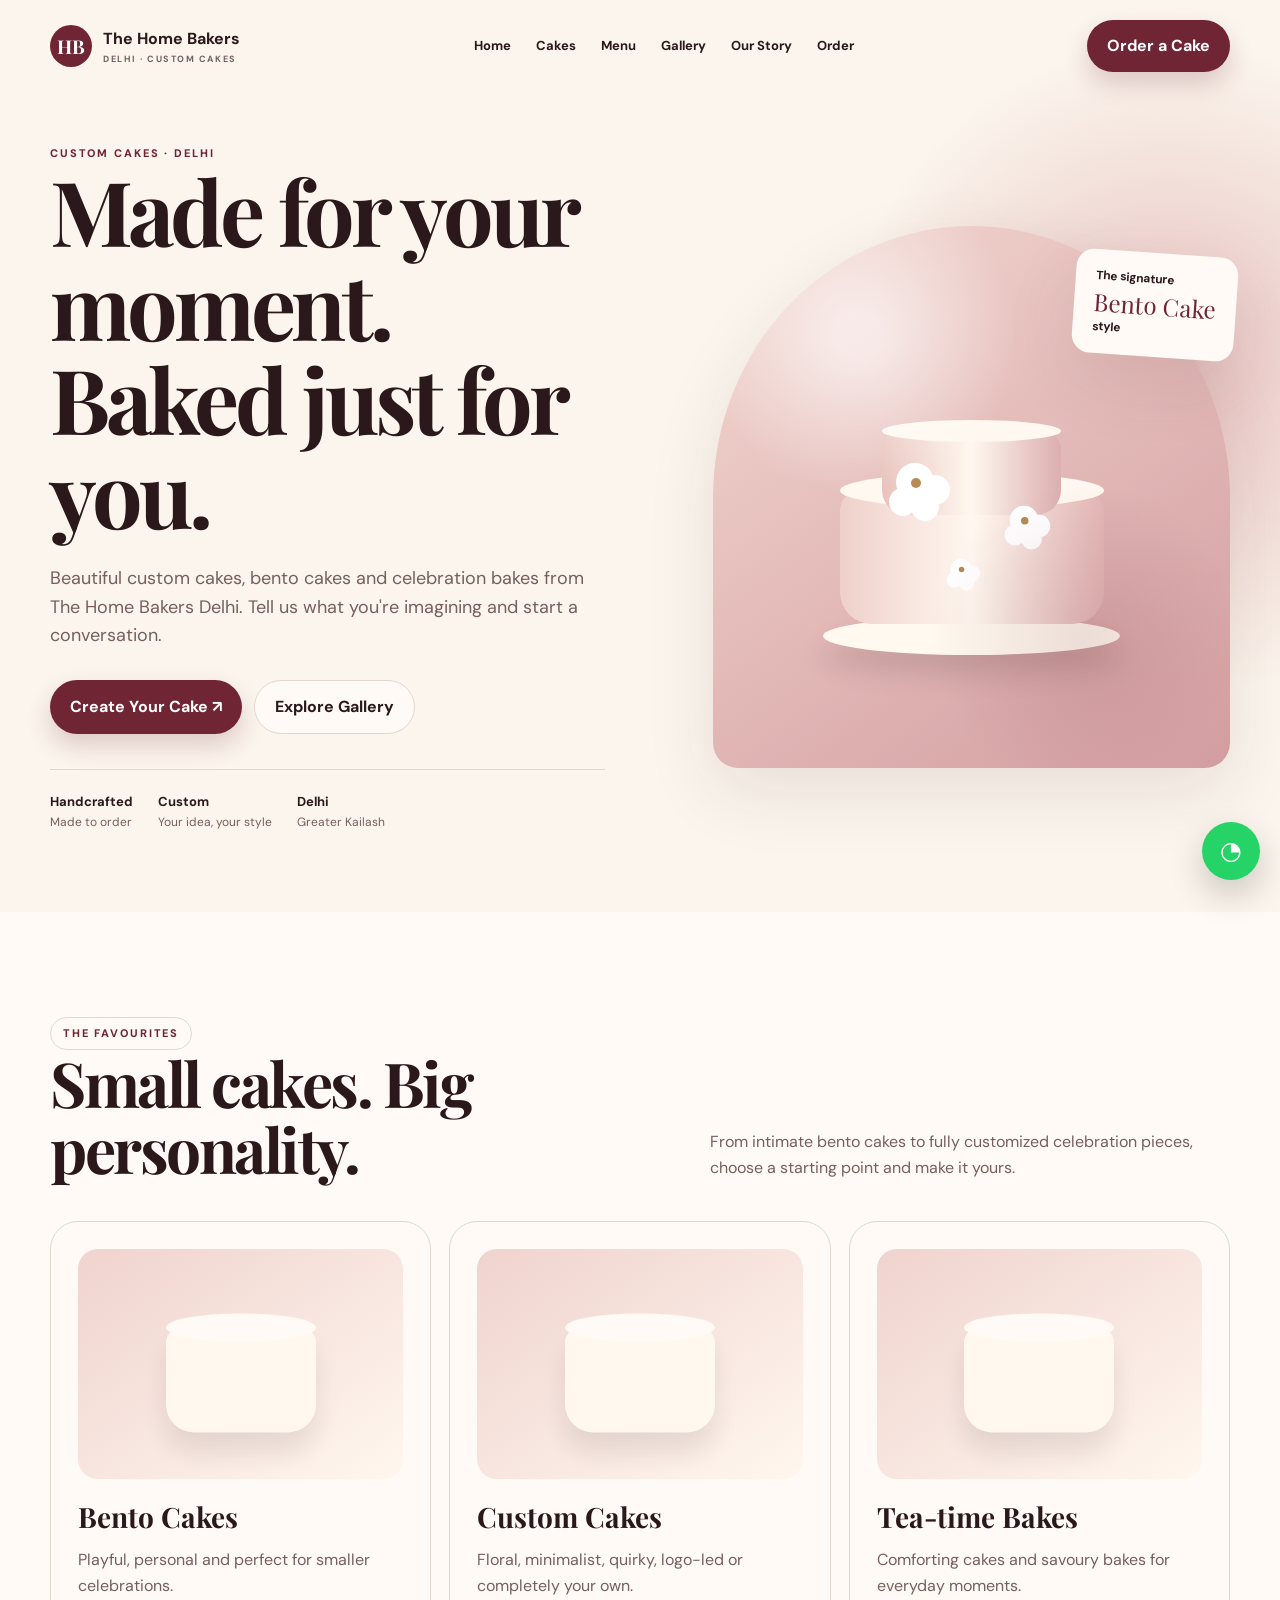
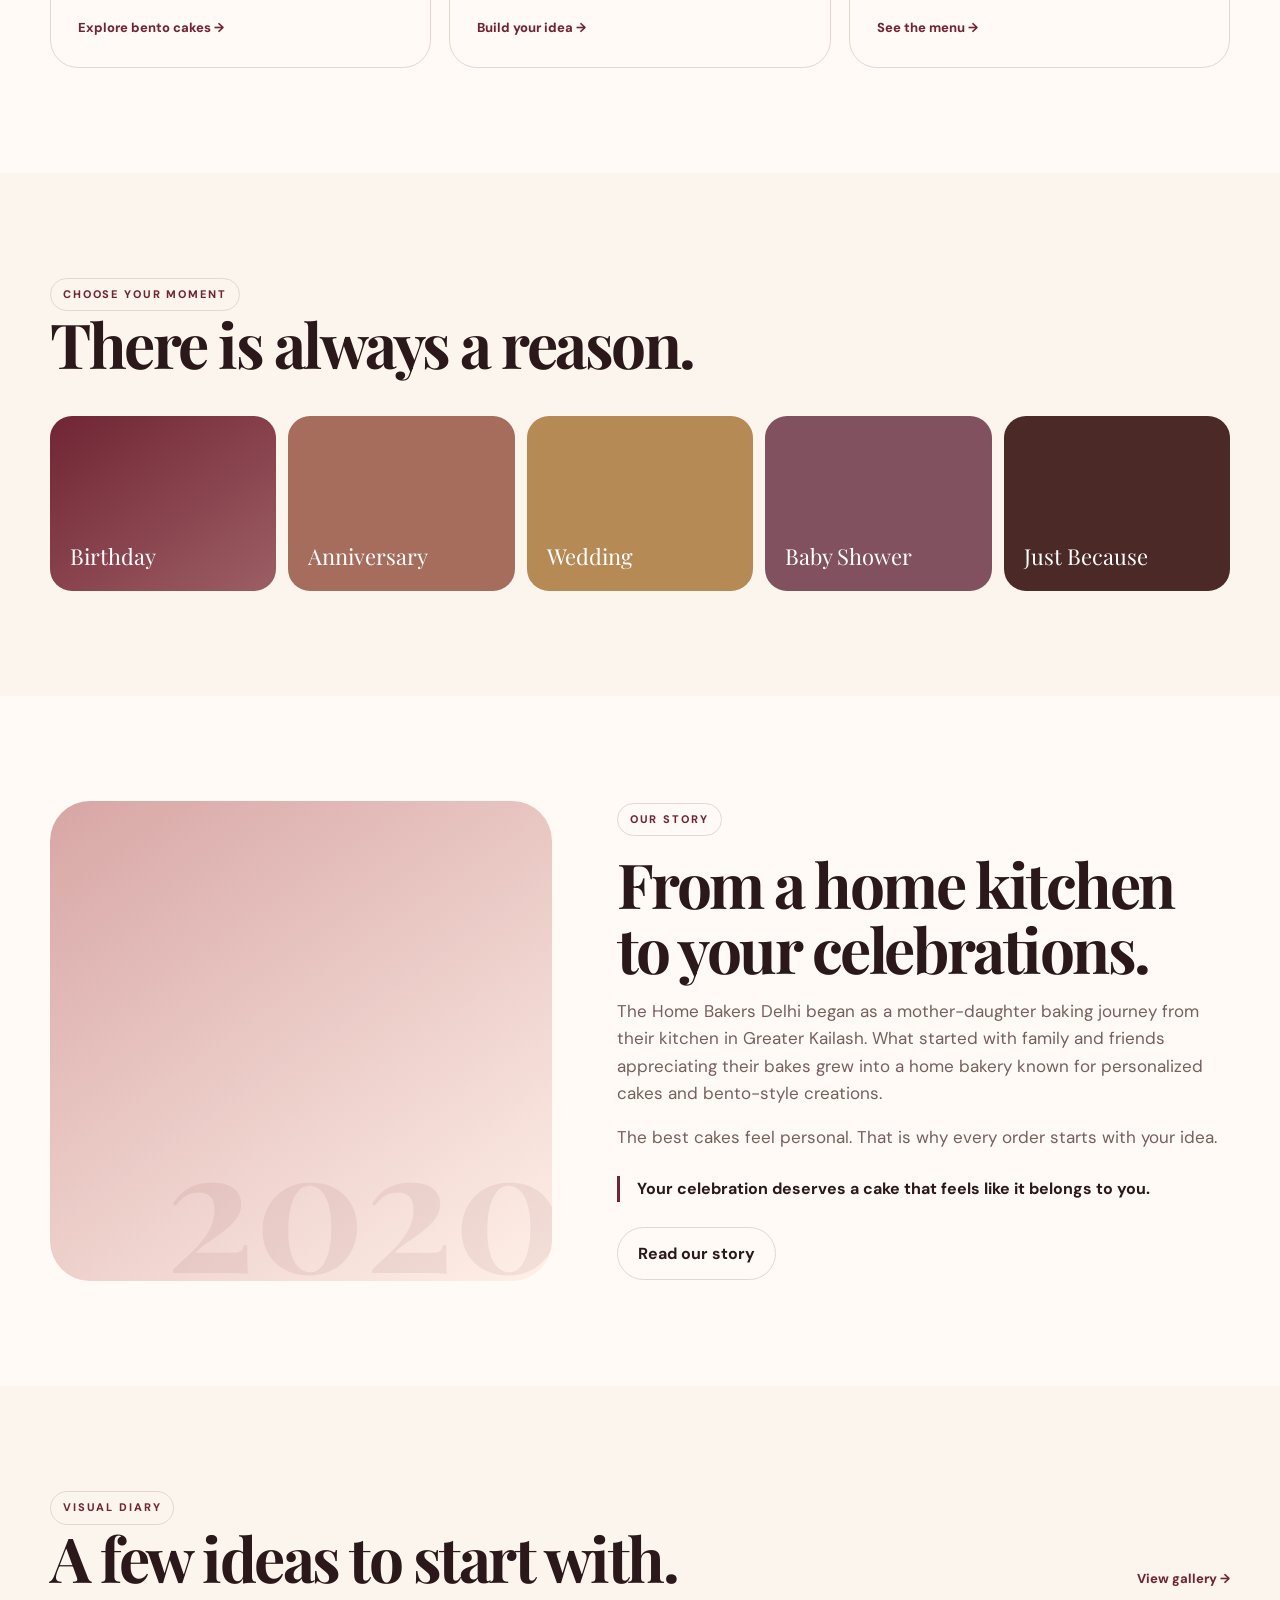
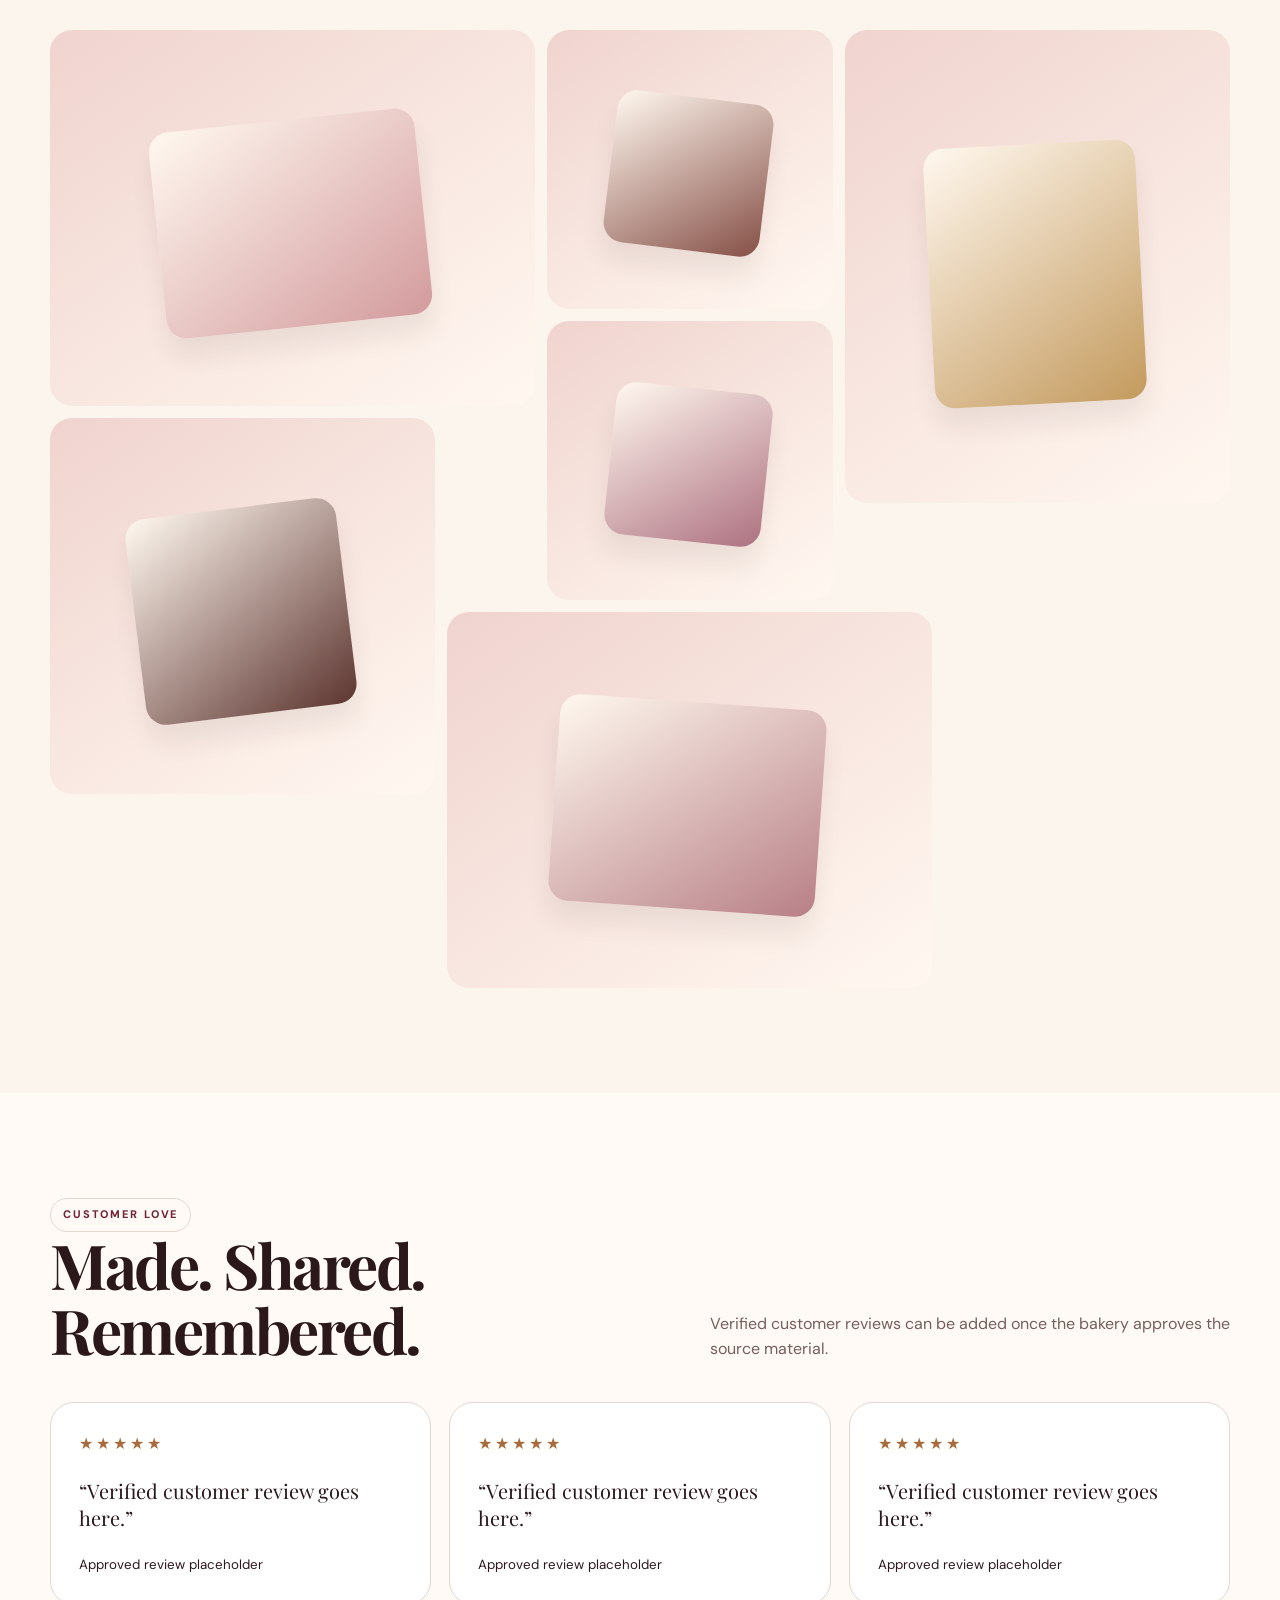
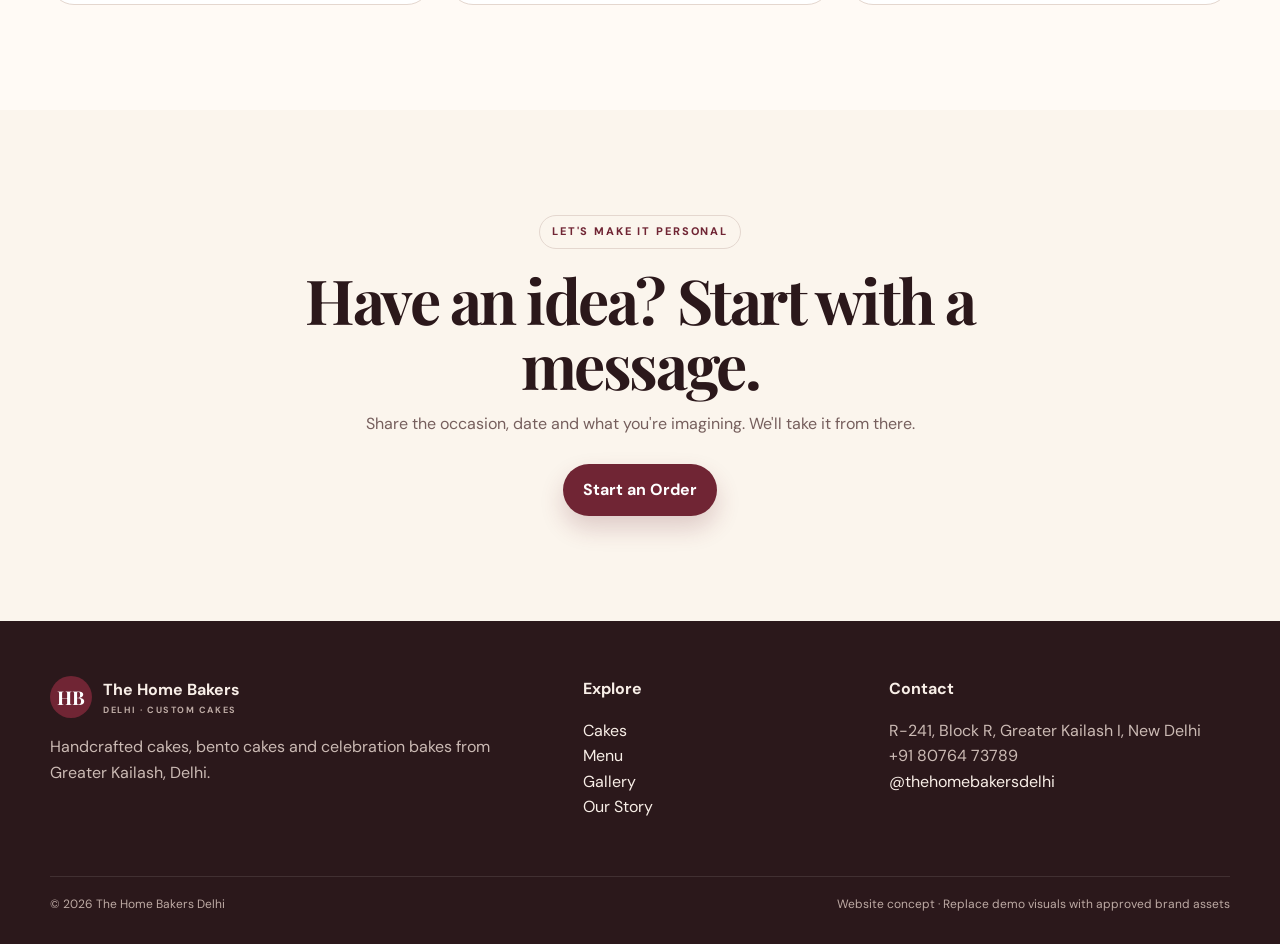
<file: index.html>
<!doctype html><html lang="en"><head><meta charset="utf-8"><meta name="viewport" content="width=device-width,initial-scale=1"><meta name="description" content="The Home Bakers Delhi - custom cakes and bento cakes"><title>Custom Cakes & Bento Cakes · The Home Bakers Delhi</title><link rel="stylesheet" href="styles.css"></head><body><header class="nav"><div class="container navin"><a class="brand" href="index.html"><span class="mark">HB</span><span>The Home Bakers<small>Delhi · Custom Cakes</small></span></a><button class="menu" aria-label="Menu">☰</button><nav class="links"><a href="index.html">Home</a><a href="cakes.html">Cakes</a><a href="menu.html">Menu</a><a href="gallery.html">Gallery</a><a href="about.html">Our Story</a><a href="contact.html">Order</a></nav><a class="cta" href="contact.html">Order a Cake</a></div></header><main><section class="hero"><div class="container heroGrid"><div><div class="kicker">Custom cakes · Delhi</div><h1>Made for your moment. Baked just for you.</h1><p>Beautiful custom cakes, bento cakes and celebration bakes from The Home Bakers Delhi. Tell us what you're imagining and start a conversation.</p><div class="actions"><a class="btn primary" href="contact.html">Create Your Cake ↗</a><a class="btn secondary" href="gallery.html">Explore Gallery</a></div><div class="stats"><div><b>Handcrafted</b>Made to order</div><div><b>Custom</b>Your idea, your style</div><div><b>Delhi</b>Greater Kailash</div></div></div><div class="visual"><div class="stage"><div class="cake"><div class="plate"></div><div class="tier"></div><div class="tier2"></div><i class="flower f1"></i><i class="flower f2"></i><i class="flower f3"></i></div></div><div class="tag">The signature<strong>Bento Cake</strong>style</div></div></div></section>
<section class="section alt"><div class="container"><div class="head"><div><span class="pill">The favourites</span><h2>Small cakes. Big personality.</h2></div><p>From intimate bento cakes to fully customized celebration pieces, choose a starting point and make it yours.</p></div><div class="cards"><article class="card"><div class="art"><div class="mini"></div></div><h3>Bento Cakes</h3><p>Playful, personal and perfect for smaller celebrations.</p><a class="link" href="cakes.html">Explore bento cakes →</a></article><article class="card"><div class="art"><div class="mini"></div></div><h3>Custom Cakes</h3><p>Floral, minimalist, quirky, logo-led or completely your own.</p><a class="link" href="cakes.html">Build your idea →</a></article><article class="card"><div class="art"><div class="mini"></div></div><h3>Tea-time Bakes</h3><p>Comforting cakes and savoury bakes for everyday moments.</p><a class="link" href="menu.html">See the menu →</a></article></div></div></section>
<section class="section"><div class="container"><div class="head"><div><span class="pill">Choose your moment</span><h2>There is always a reason.</h2></div></div><div class="moments"><div class="moment"><span>Birthday</span></div><div class="moment"><span>Anniversary</span></div><div class="moment"><span>Wedding</span></div><div class="moment"><span>Baby Shower</span></div><div class="moment"><span>Just Because</span></div></div></div></section>
<section class="section alt"><div class="container story"><div class="storyArt"></div><div><span class="pill">Our story</span><h2 style="margin-top:15px">From a home kitchen to your celebrations.</h2><p>The Home Bakers Delhi began as a mother-daughter baking journey from their kitchen in Greater Kailash. What started with family and friends appreciating their bakes grew into a home bakery known for personalized cakes and bento-style creations.</p><p>The best cakes feel personal. That is why every order starts with your idea.</p><div class="quote">Your celebration deserves a cake that feels like it belongs to you.</div><a class="btn secondary" style="margin-top:25px" href="about.html">Read our story</a></div></div></section>
<section class="section"><div class="container"><div class="head"><div><span class="pill">Visual diary</span><h2>A few ideas to start with.</h2></div><a class="link" href="gallery.html">View gallery →</a></div><div class="gallery"><div class="g"></div><div class="g"></div><div class="g"></div><div class="g"></div><div class="g"></div><div class="g"></div></div></div></section>
<section class="section alt"><div class="container"><div class="head"><div><span class="pill">Customer love</span><h2>Made. Shared. Remembered.</h2></div><p>Verified customer reviews can be added once the bakery approves the source material.</p></div><div class="reviews"><div class="review"><div class="stars">★★★★★</div><p>“Verified customer review goes here.”</p><small>Approved review placeholder</small></div><div class="review"><div class="stars">★★★★★</div><p>“Verified customer review goes here.”</p><small>Approved review placeholder</small></div><div class="review"><div class="stars">★★★★★</div><p>“Verified customer review goes here.”</p><small>Approved review placeholder</small></div></div></div></section>
<section class="section"><div class="container" style="text-align:center"><span class="pill">Let's make it personal</span><h2 style="margin:18px auto 14px;max-width:720px">Have an idea? Start with a message.</h2><p style="color:var(--muted);max-width:620px;margin:0 auto 28px">Share the occasion, date and what you're imagining. We'll take it from there.</p><a class="btn primary" href="contact.html">Start an Order</a></div></section></main><footer class="footer"><div class="container footGrid"><div><a class="brand" href="index.html"><span class="mark">HB</span><span>The Home Bakers<small style="color:#bdaaa4">Delhi · Custom Cakes</small></span></a><p>Handcrafted cakes, bento cakes and celebration bakes from Greater Kailash, Delhi.</p></div><div><b>Explore</b><p><a href="cakes.html">Cakes</a><br><a href="menu.html">Menu</a><br><a href="gallery.html">Gallery</a><br><a href="about.html">Our Story</a></p></div><div><b>Contact</b><p>R-241, Block R, Greater Kailash I, New Delhi<br>+91 80764 73789<br><a href="https://www.instagram.com/thehomebakersdelhi/" target="_blank">@thehomebakersdelhi</a></p></div></div><div class="container bottom"><span>© <span data-year></span> The Home Bakers Delhi</span><span>Website concept · Replace demo visuals with approved brand assets</span></div></footer><a class="wa" data-wa aria-label="WhatsApp">◔</a><script src="script.js"></script></body></html>
</file>
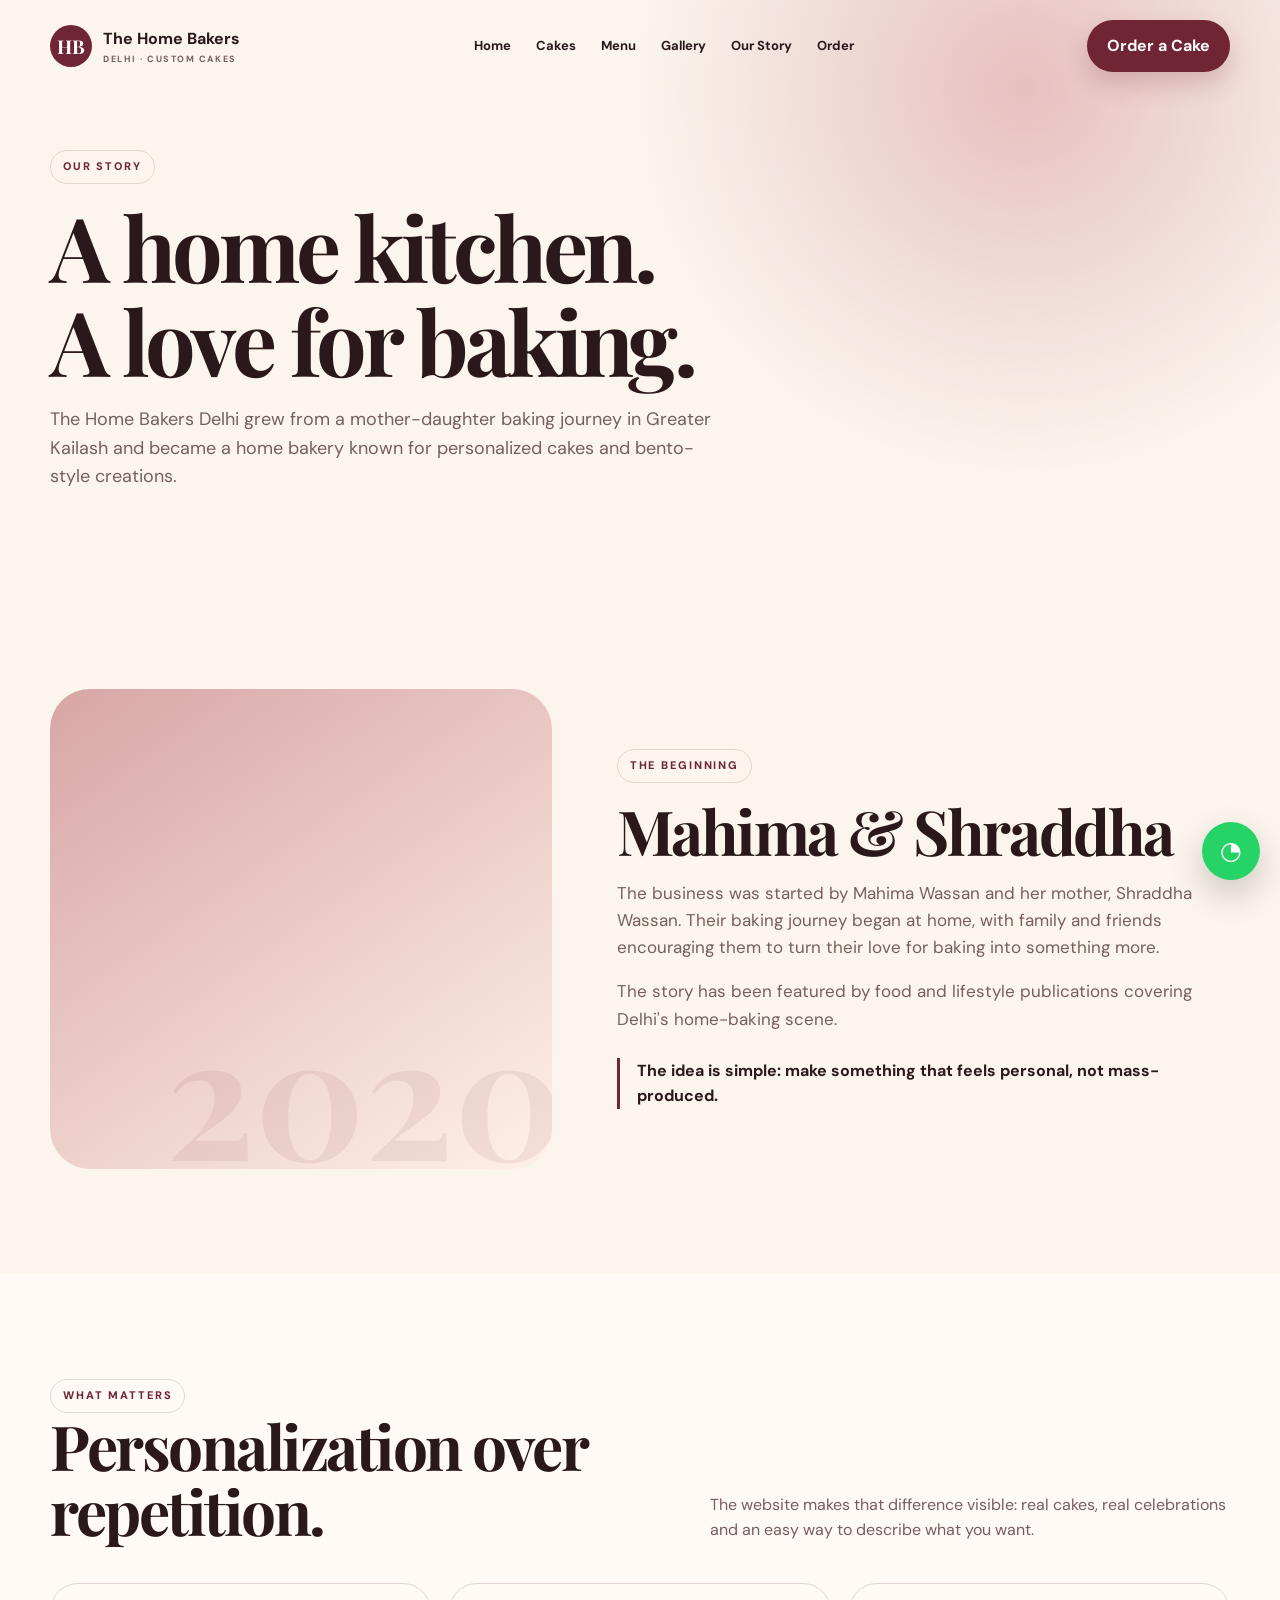
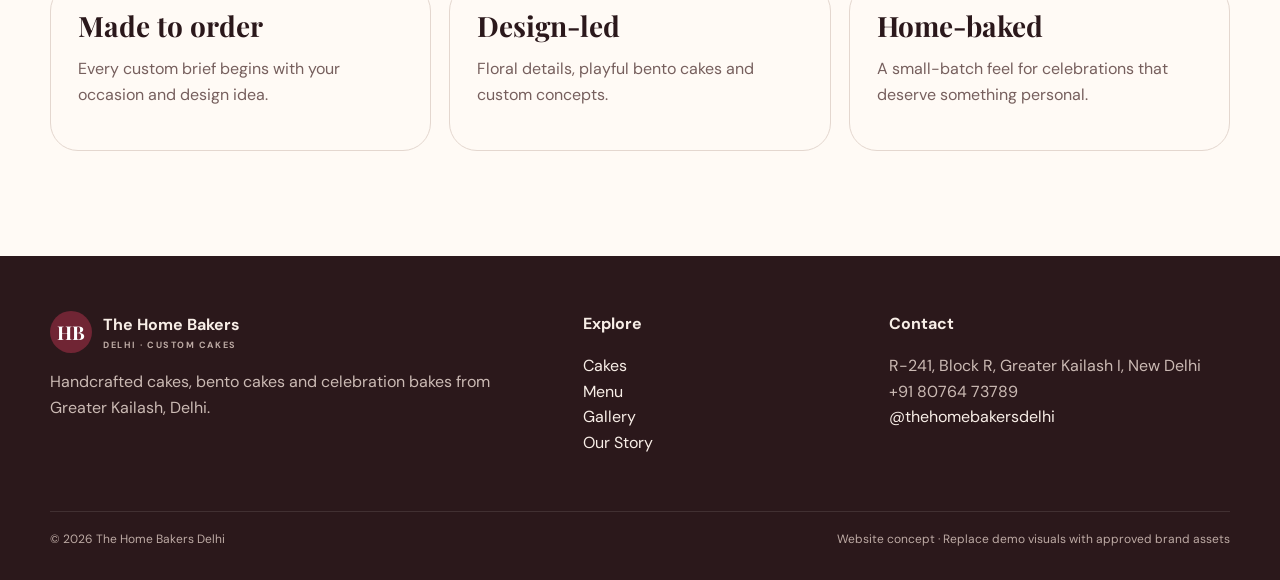
<file: about.html>
<!doctype html><html lang="en"><head><meta charset="utf-8"><meta name="viewport" content="width=device-width,initial-scale=1"><meta name="description" content="The Home Bakers Delhi - custom cakes and bento cakes"><title>Our Story · The Home Bakers Delhi</title><link rel="stylesheet" href="styles.css"></head><body><header class="nav"><div class="container navin"><a class="brand" href="index.html"><span class="mark">HB</span><span>The Home Bakers<small>Delhi · Custom Cakes</small></span></a><button class="menu" aria-label="Menu">☰</button><nav class="links"><a href="index.html">Home</a><a href="cakes.html">Cakes</a><a href="menu.html">Menu</a><a href="gallery.html">Gallery</a><a href="about.html">Our Story</a><a href="contact.html">Order</a></nav><a class="cta" href="contact.html">Order a Cake</a></div></header><main><section class="pageHero"><div class="container"><span class="pill">Our story</span><h1 style="margin-top:15px">A home kitchen.<br>A love for baking.</h1><p>The Home Bakers Delhi grew from a mother-daughter baking journey in Greater Kailash and became a home bakery known for personalized cakes and bento-style creations.</p></div></section><section class="section"><div class="container story"><div class="storyArt"></div><div><span class="pill">The beginning</span><h2 style="margin-top:15px">Mahima & Shraddha</h2><p>The business was started by Mahima Wassan and her mother, Shraddha Wassan. Their baking journey began at home, with family and friends encouraging them to turn their love for baking into something more.</p><p>The story has been featured by food and lifestyle publications covering Delhi's home-baking scene.</p><div class="quote">The idea is simple: make something that feels personal, not mass-produced.</div></div></div></section><section class="section alt"><div class="container"><div class="head"><div><span class="pill">What matters</span><h2>Personalization over repetition.</h2></div><p>The website makes that difference visible: real cakes, real celebrations and an easy way to describe what you want.</p></div><div class="cards"><div class="card"><h3>Made to order</h3><p>Every custom brief begins with your occasion and design idea.</p></div><div class="card"><h3>Design-led</h3><p>Floral details, playful bento cakes and custom concepts.</p></div><div class="card"><h3>Home-baked</h3><p>A small-batch feel for celebrations that deserve something personal.</p></div></div></div></section></main><footer class="footer"><div class="container footGrid"><div><a class="brand" href="index.html"><span class="mark">HB</span><span>The Home Bakers<small style="color:#bdaaa4">Delhi · Custom Cakes</small></span></a><p>Handcrafted cakes, bento cakes and celebration bakes from Greater Kailash, Delhi.</p></div><div><b>Explore</b><p><a href="cakes.html">Cakes</a><br><a href="menu.html">Menu</a><br><a href="gallery.html">Gallery</a><br><a href="about.html">Our Story</a></p></div><div><b>Contact</b><p>R-241, Block R, Greater Kailash I, New Delhi<br>+91 80764 73789<br><a href="https://www.instagram.com/thehomebakersdelhi/" target="_blank">@thehomebakersdelhi</a></p></div></div><div class="container bottom"><span>© <span data-year></span> The Home Bakers Delhi</span><span>Website concept · Replace demo visuals with approved brand assets</span></div></footer><a class="wa" data-wa aria-label="WhatsApp">◔</a><script src="script.js"></script></body></html>
</file>
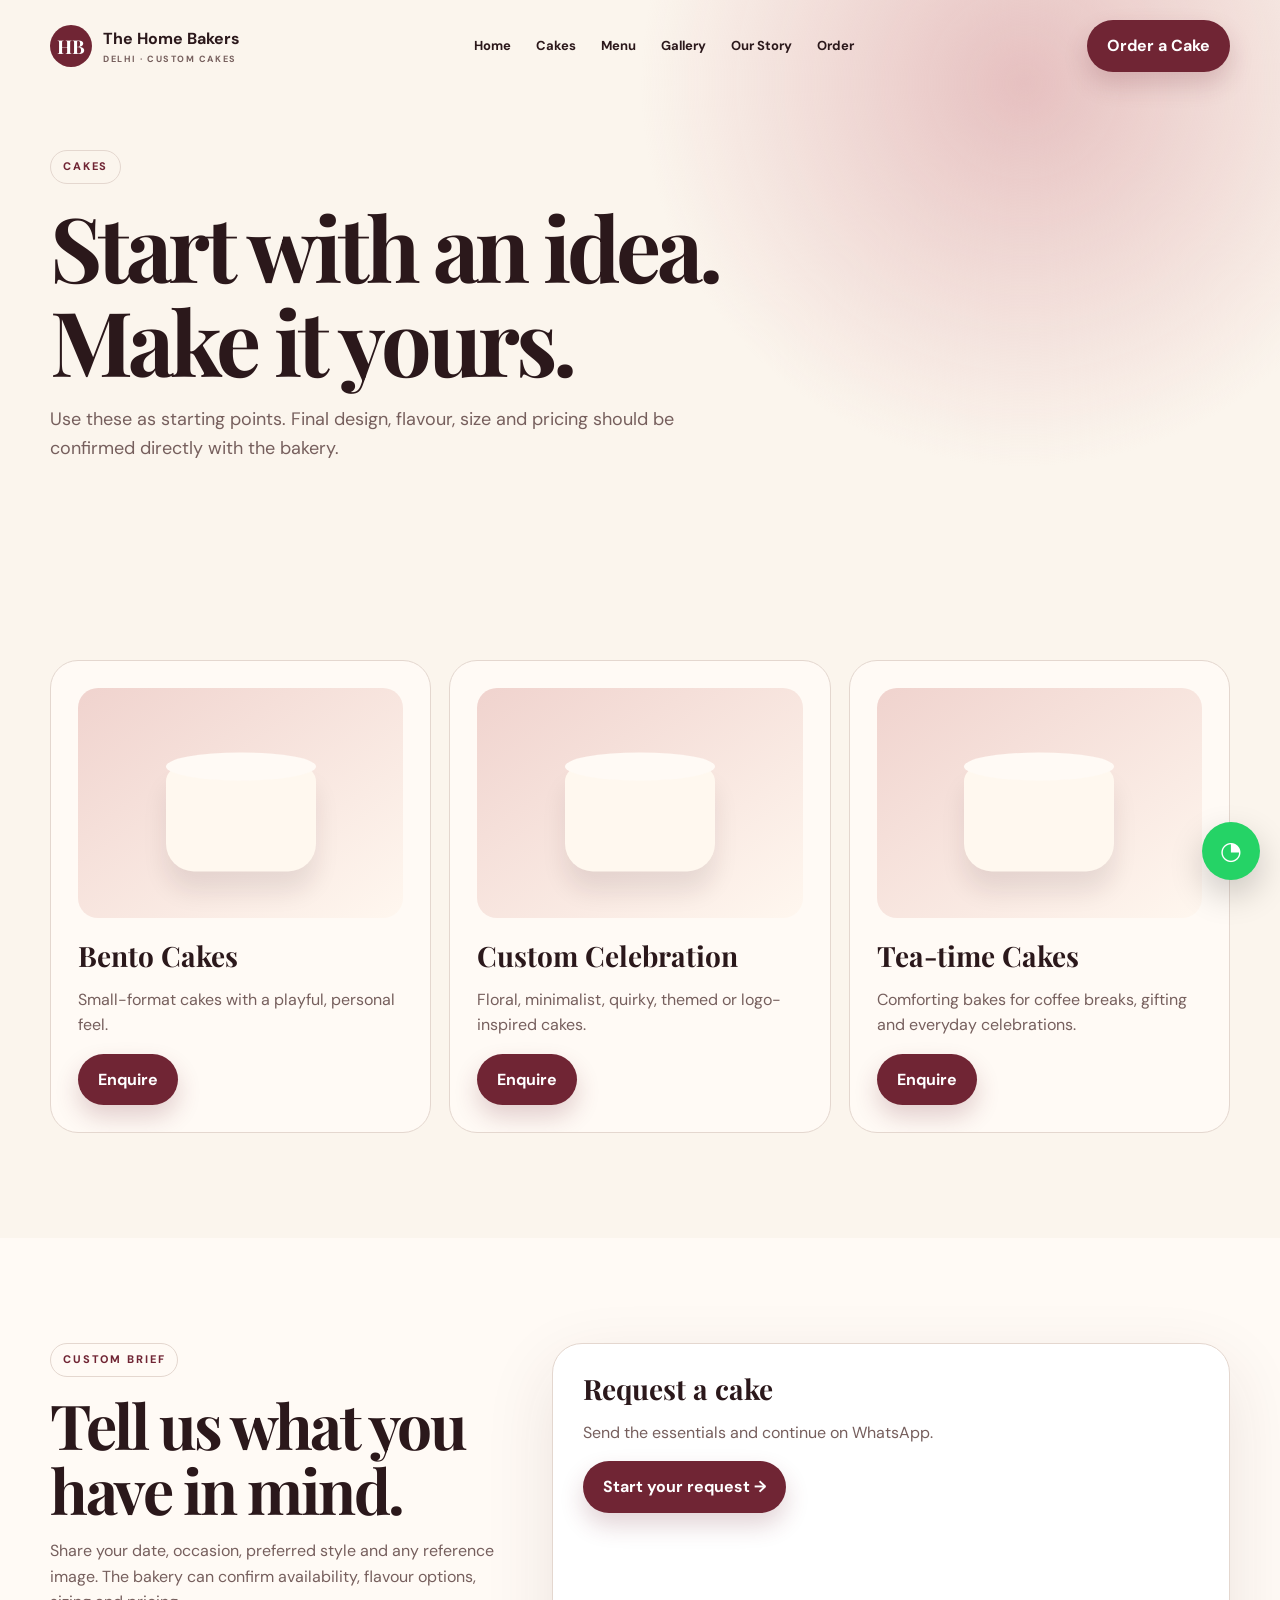
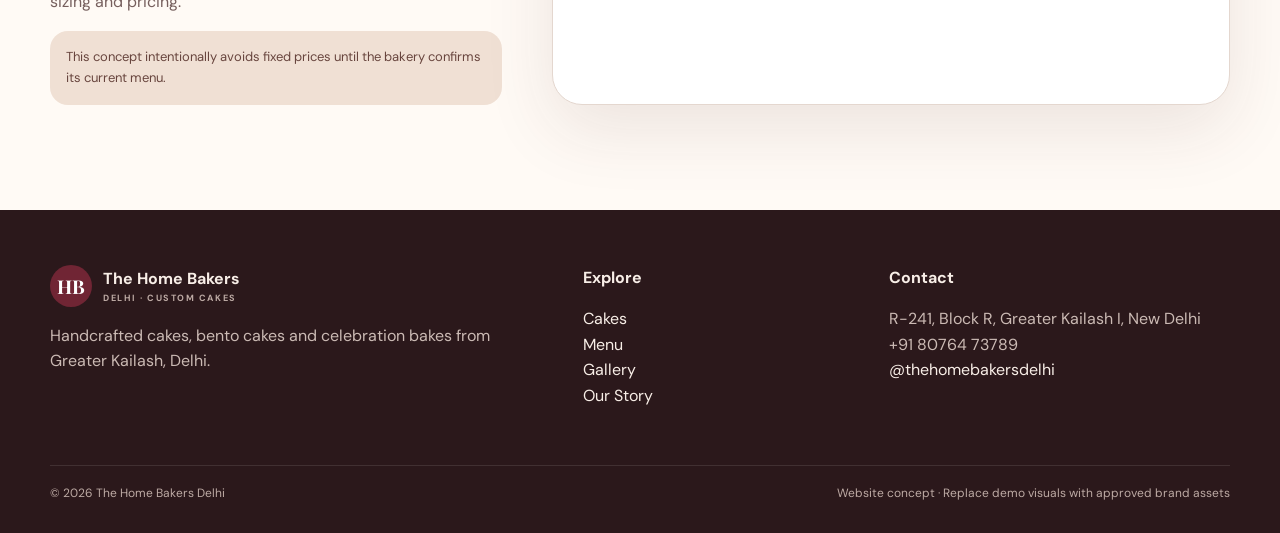
<file: cakes.html>
<!doctype html><html lang="en"><head><meta charset="utf-8"><meta name="viewport" content="width=device-width,initial-scale=1"><meta name="description" content="The Home Bakers Delhi - custom cakes and bento cakes"><title>Cakes · The Home Bakers Delhi</title><link rel="stylesheet" href="styles.css"></head><body><header class="nav"><div class="container navin"><a class="brand" href="index.html"><span class="mark">HB</span><span>The Home Bakers<small>Delhi · Custom Cakes</small></span></a><button class="menu" aria-label="Menu">☰</button><nav class="links"><a href="index.html">Home</a><a href="cakes.html">Cakes</a><a href="menu.html">Menu</a><a href="gallery.html">Gallery</a><a href="about.html">Our Story</a><a href="contact.html">Order</a></nav><a class="cta" href="contact.html">Order a Cake</a></div></header><main><section class="pageHero"><div class="container"><span class="pill">Cakes</span><h1 style="margin-top:15px">Start with an idea.<br>Make it yours.</h1><p>Use these as starting points. Final design, flavour, size and pricing should be confirmed directly with the bakery.</p></div></section><section class="section"><div class="container"><div class="cards"><article class="card"><div class="art"><div class="mini"></div></div><h3>Bento Cakes</h3><p>Small-format cakes with a playful, personal feel.</p><a class="btn primary" href="contact.html">Enquire</a></article><article class="card"><div class="art"><div class="mini"></div></div><h3>Custom Celebration</h3><p>Floral, minimalist, quirky, themed or logo-inspired cakes.</p><a class="btn primary" href="contact.html">Enquire</a></article><article class="card"><div class="art"><div class="mini"></div></div><h3>Tea-time Cakes</h3><p>Comforting bakes for coffee breaks, gifting and everyday celebrations.</p><a class="btn primary" href="contact.html">Enquire</a></article></div></div></section><section class="section alt"><div class="container order"><div><span class="pill">Custom brief</span><h2 style="margin-top:15px">Tell us what you have in mind.</h2><p style="color:var(--muted)">Share your date, occasion, preferred style and any reference image. The bakery can confirm availability, flavour options, sizing and pricing.</p><div class="notice">This concept intentionally avoids fixed prices until the bakery confirms its current menu.</div></div><div class="formCard"><h3>Request a cake</h3><p style="color:var(--muted)">Send the essentials and continue on WhatsApp.</p><a class="btn primary" href="contact.html">Start your request →</a></div></div></section></main><footer class="footer"><div class="container footGrid"><div><a class="brand" href="index.html"><span class="mark">HB</span><span>The Home Bakers<small style="color:#bdaaa4">Delhi · Custom Cakes</small></span></a><p>Handcrafted cakes, bento cakes and celebration bakes from Greater Kailash, Delhi.</p></div><div><b>Explore</b><p><a href="cakes.html">Cakes</a><br><a href="menu.html">Menu</a><br><a href="gallery.html">Gallery</a><br><a href="about.html">Our Story</a></p></div><div><b>Contact</b><p>R-241, Block R, Greater Kailash I, New Delhi<br>+91 80764 73789<br><a href="https://www.instagram.com/thehomebakersdelhi/" target="_blank">@thehomebakersdelhi</a></p></div></div><div class="container bottom"><span>© <span data-year></span> The Home Bakers Delhi</span><span>Website concept · Replace demo visuals with approved brand assets</span></div></footer><a class="wa" data-wa aria-label="WhatsApp">◔</a><script src="script.js"></script></body></html>
</file>
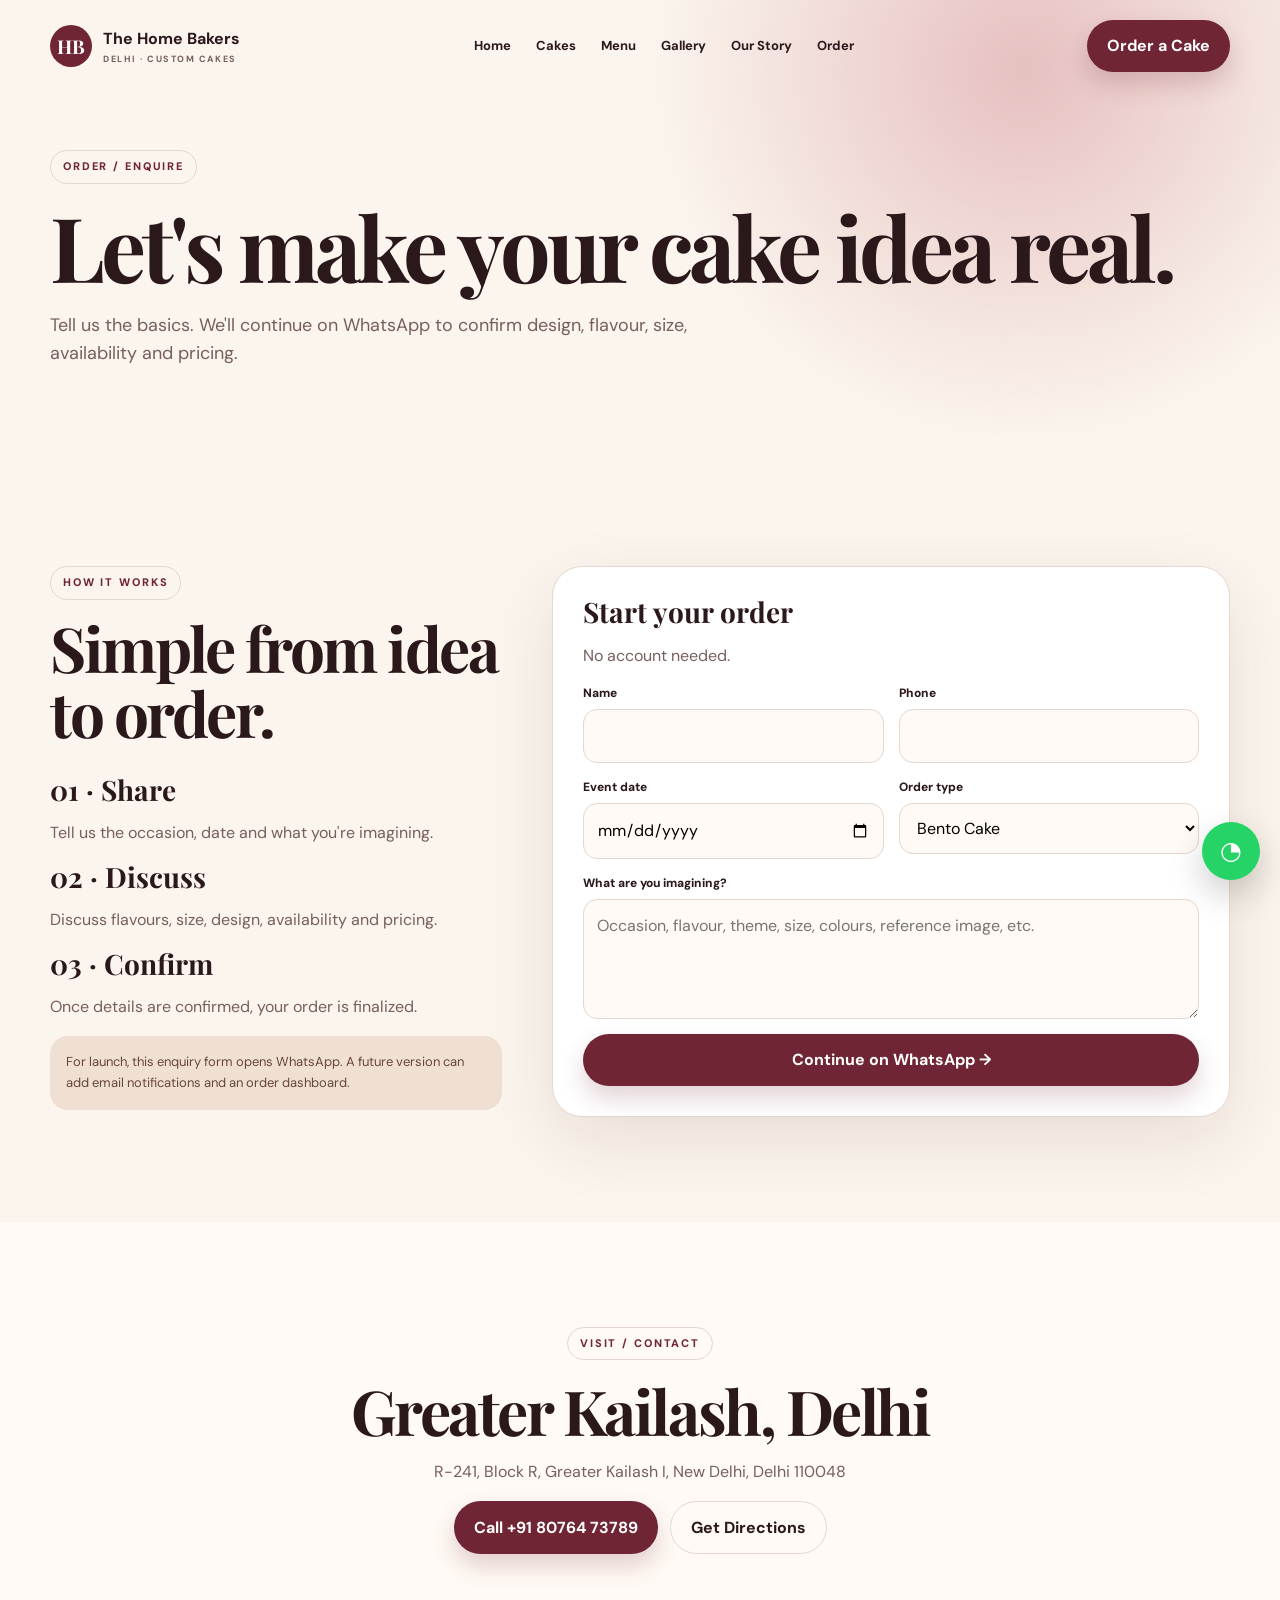
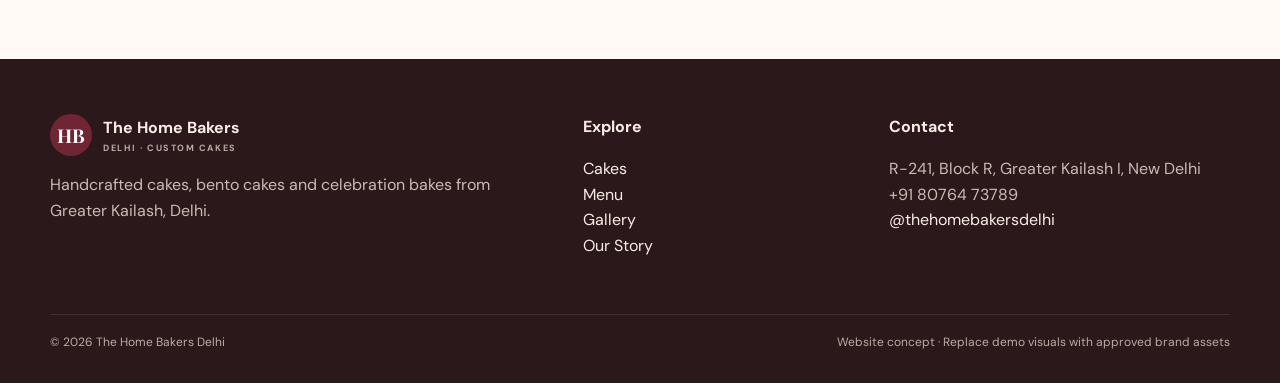
<file: contact.html>
<!doctype html><html lang="en"><head><meta charset="utf-8"><meta name="viewport" content="width=device-width,initial-scale=1"><meta name="description" content="The Home Bakers Delhi - custom cakes and bento cakes"><title>Order · The Home Bakers Delhi</title><link rel="stylesheet" href="styles.css"></head><body><header class="nav"><div class="container navin"><a class="brand" href="index.html"><span class="mark">HB</span><span>The Home Bakers<small>Delhi · Custom Cakes</small></span></a><button class="menu" aria-label="Menu">☰</button><nav class="links"><a href="index.html">Home</a><a href="cakes.html">Cakes</a><a href="menu.html">Menu</a><a href="gallery.html">Gallery</a><a href="about.html">Our Story</a><a href="contact.html">Order</a></nav><a class="cta" href="contact.html">Order a Cake</a></div></header><main><section class="pageHero"><div class="container"><span class="pill">Order / enquire</span><h1 style="margin-top:15px">Let's make your cake idea real.</h1><p>Tell us the basics. We'll continue on WhatsApp to confirm design, flavour, size, availability and pricing.</p></div></section><section class="section"><div class="container order"><div><span class="pill">How it works</span><h2 style="margin-top:15px">Simple from idea to order.</h2><h3 style="margin-top:30px">01 · Share</h3><p style="color:var(--muted)">Tell us the occasion, date and what you're imagining.</p><h3>02 · Discuss</h3><p style="color:var(--muted)">Discuss flavours, size, design, availability and pricing.</p><h3>03 · Confirm</h3><p style="color:var(--muted)">Once details are confirmed, your order is finalized.</p><div class="notice">For launch, this enquiry form opens WhatsApp. A future version can add email notifications and an order dashboard.</div></div><div class="formCard"><h3>Start your order</h3><p style="color:var(--muted)">No account needed.</p><form id="orderForm"><div class="formgrid"><div class="field"><label>Name</label><input name="name" required></div><div class="field"><label>Phone</label><input name="phone" required></div><div class="field"><label>Event date</label><input type="date" name="date" required></div><div class="field"><label>Order type</label><select name="type"><option>Bento Cake</option><option>Custom Cake</option><option>Celebration Cake</option><option>Tea-time Bake</option><option>Other</option></select></div><div class="field full"><label>What are you imagining?</label><textarea name="details" placeholder="Occasion, flavour, theme, size, colours, reference image, etc."></textarea></div><div class="field full"><button class="btn primary">Continue on WhatsApp →</button></div></div><div class="status"></div></form></div></div></section><section class="section alt"><div class="container" style="text-align:center"><span class="pill">Visit / contact</span><h2 style="margin:18px 0 10px">Greater Kailash, Delhi</h2><p style="color:var(--muted)">R-241, Block R, Greater Kailash I, New Delhi, Delhi 110048</p><div class="actions" style="justify-content:center"><a class="btn primary" href="tel:+918076473789">Call +91 80764 73789</a><a class="btn secondary" href="https://www.google.com/maps/search/?api=1&query=R-241%2C%20Block%20R%2C%20Greater%20Kailash%20I%2C%20New%20Delhi%2C%20Delhi%20110048" target="_blank">Get Directions</a></div></div></section></main><footer class="footer"><div class="container footGrid"><div><a class="brand" href="index.html"><span class="mark">HB</span><span>The Home Bakers<small style="color:#bdaaa4">Delhi · Custom Cakes</small></span></a><p>Handcrafted cakes, bento cakes and celebration bakes from Greater Kailash, Delhi.</p></div><div><b>Explore</b><p><a href="cakes.html">Cakes</a><br><a href="menu.html">Menu</a><br><a href="gallery.html">Gallery</a><br><a href="about.html">Our Story</a></p></div><div><b>Contact</b><p>R-241, Block R, Greater Kailash I, New Delhi<br>+91 80764 73789<br><a href="https://www.instagram.com/thehomebakersdelhi/" target="_blank">@thehomebakersdelhi</a></p></div></div><div class="container bottom"><span>© <span data-year></span> The Home Bakers Delhi</span><span>Website concept · Replace demo visuals with approved brand assets</span></div></footer><a class="wa" data-wa aria-label="WhatsApp">◔</a><script src="script.js"></script></body></html>
</file>
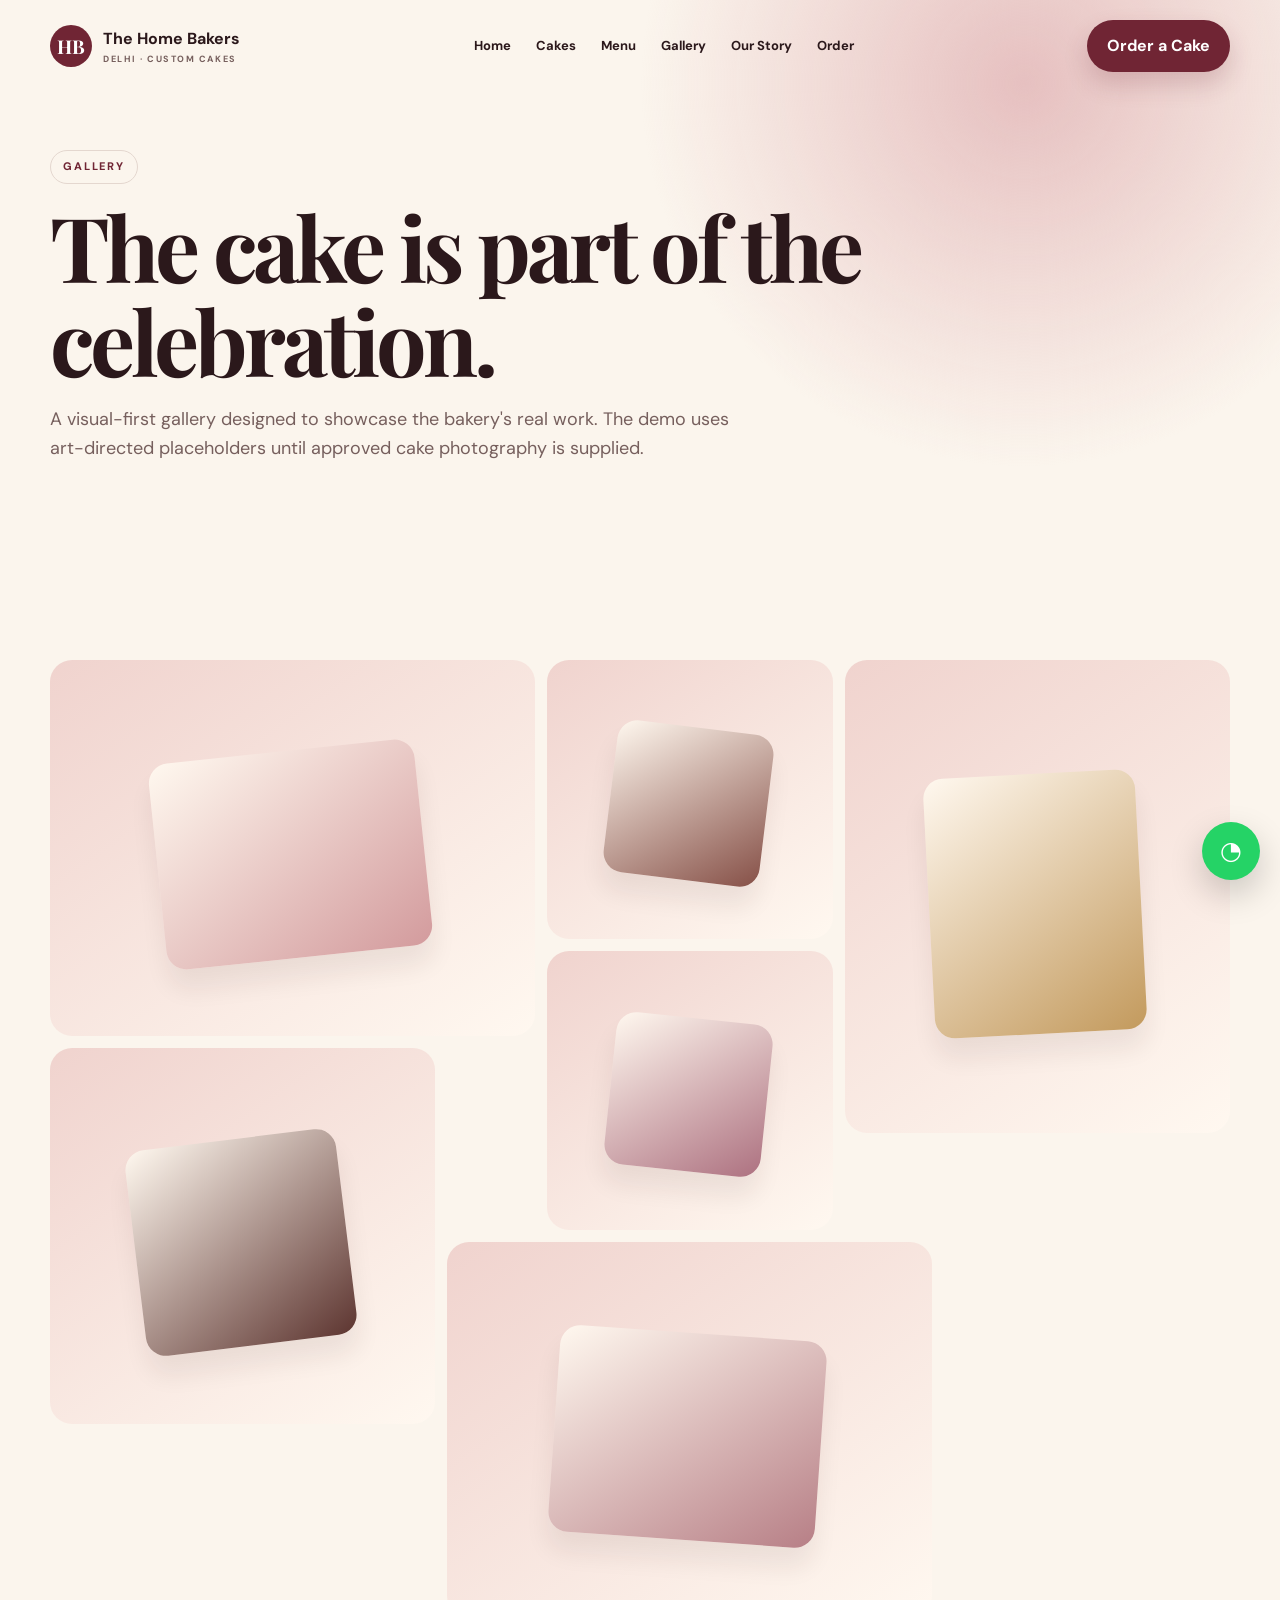
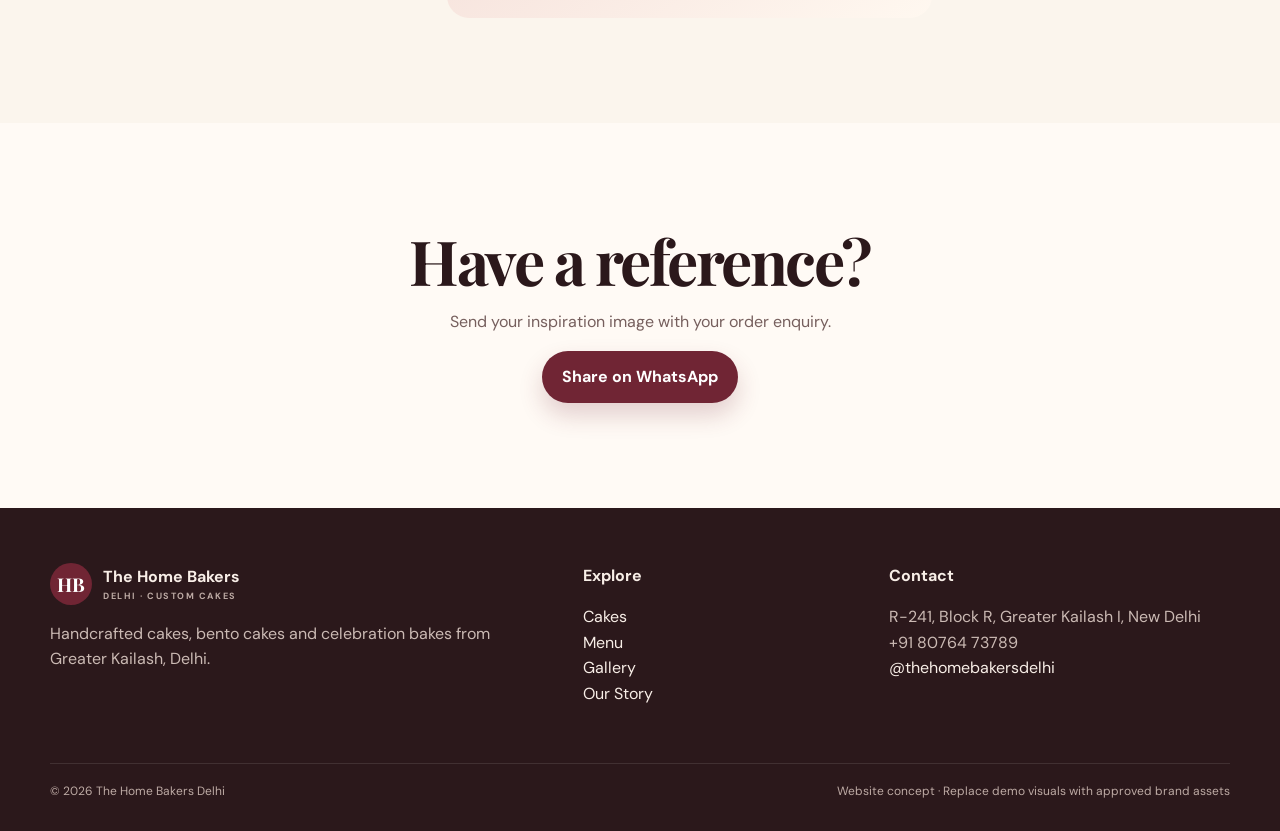
<file: gallery.html>
<!doctype html><html lang="en"><head><meta charset="utf-8"><meta name="viewport" content="width=device-width,initial-scale=1"><meta name="description" content="The Home Bakers Delhi - custom cakes and bento cakes"><title>Gallery · The Home Bakers Delhi</title><link rel="stylesheet" href="styles.css"></head><body><header class="nav"><div class="container navin"><a class="brand" href="index.html"><span class="mark">HB</span><span>The Home Bakers<small>Delhi · Custom Cakes</small></span></a><button class="menu" aria-label="Menu">☰</button><nav class="links"><a href="index.html">Home</a><a href="cakes.html">Cakes</a><a href="menu.html">Menu</a><a href="gallery.html">Gallery</a><a href="about.html">Our Story</a><a href="contact.html">Order</a></nav><a class="cta" href="contact.html">Order a Cake</a></div></header><main><section class="pageHero"><div class="container"><span class="pill">Gallery</span><h1 style="margin-top:15px">The cake is part of the celebration.</h1><p>A visual-first gallery designed to showcase the bakery's real work. The demo uses art-directed placeholders until approved cake photography is supplied.</p></div></section><section class="section"><div class="container"><div class="gallery"><div class="g"></div><div class="g"></div><div class="g"></div><div class="g"></div><div class="g"></div><div class="g"></div></div></div></section><section class="section alt"><div class="container" style="text-align:center"><h2>Have a reference?</h2><p style="color:var(--muted)">Send your inspiration image with your order enquiry.</p><a class="btn primary" data-wa>Share on WhatsApp</a></div></section></main><footer class="footer"><div class="container footGrid"><div><a class="brand" href="index.html"><span class="mark">HB</span><span>The Home Bakers<small style="color:#bdaaa4">Delhi · Custom Cakes</small></span></a><p>Handcrafted cakes, bento cakes and celebration bakes from Greater Kailash, Delhi.</p></div><div><b>Explore</b><p><a href="cakes.html">Cakes</a><br><a href="menu.html">Menu</a><br><a href="gallery.html">Gallery</a><br><a href="about.html">Our Story</a></p></div><div><b>Contact</b><p>R-241, Block R, Greater Kailash I, New Delhi<br>+91 80764 73789<br><a href="https://www.instagram.com/thehomebakersdelhi/" target="_blank">@thehomebakersdelhi</a></p></div></div><div class="container bottom"><span>© <span data-year></span> The Home Bakers Delhi</span><span>Website concept · Replace demo visuals with approved brand assets</span></div></footer><a class="wa" data-wa aria-label="WhatsApp">◔</a><script src="script.js"></script></body></html>
</file>
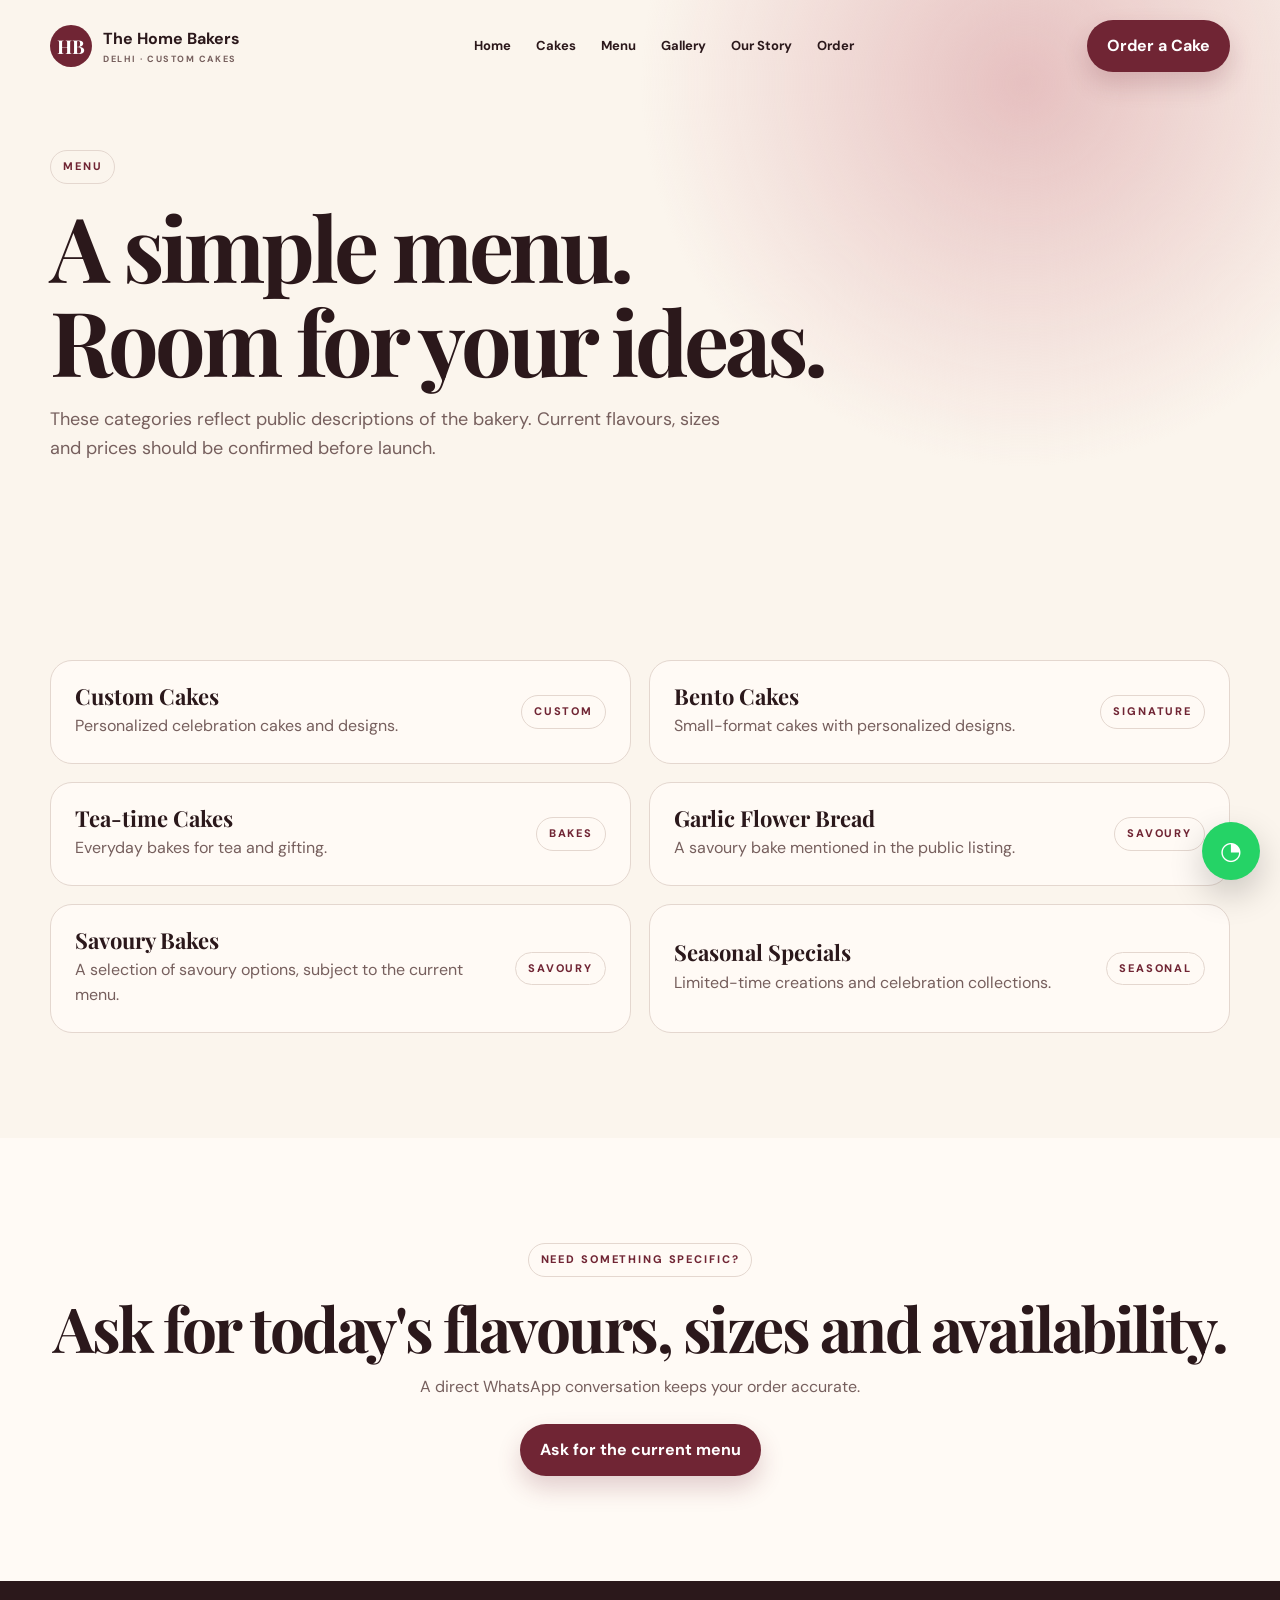
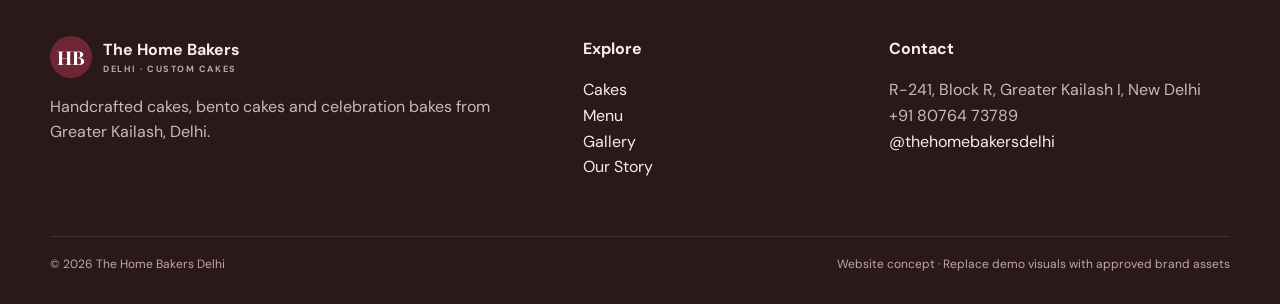
<file: menu.html>
<!doctype html><html lang="en"><head><meta charset="utf-8"><meta name="viewport" content="width=device-width,initial-scale=1"><meta name="description" content="The Home Bakers Delhi - custom cakes and bento cakes"><title>Menu · The Home Bakers Delhi</title><link rel="stylesheet" href="styles.css"></head><body><header class="nav"><div class="container navin"><a class="brand" href="index.html"><span class="mark">HB</span><span>The Home Bakers<small>Delhi · Custom Cakes</small></span></a><button class="menu" aria-label="Menu">☰</button><nav class="links"><a href="index.html">Home</a><a href="cakes.html">Cakes</a><a href="menu.html">Menu</a><a href="gallery.html">Gallery</a><a href="about.html">Our Story</a><a href="contact.html">Order</a></nav><a class="cta" href="contact.html">Order a Cake</a></div></header><main><section class="pageHero"><div class="container"><span class="pill">Menu</span><h1 style="margin-top:15px">A simple menu.<br>Room for your ideas.</h1><p>These categories reflect public descriptions of the bakery. Current flavours, sizes and prices should be confirmed before launch.</p></div></section><section class="section"><div class="container"><div class="menuList"><div class="menuItem"><div><h3 style="font-size:22px">Custom Cakes</h3><p>Personalized celebration cakes and designs.</p></div><span class="pill">Custom</span></div><div class="menuItem"><div><h3 style="font-size:22px">Bento Cakes</h3><p>Small-format cakes with personalized designs.</p></div><span class="pill">Signature</span></div><div class="menuItem"><div><h3 style="font-size:22px">Tea-time Cakes</h3><p>Everyday bakes for tea and gifting.</p></div><span class="pill">Bakes</span></div><div class="menuItem"><div><h3 style="font-size:22px">Garlic Flower Bread</h3><p>A savoury bake mentioned in the public listing.</p></div><span class="pill">Savoury</span></div><div class="menuItem"><div><h3 style="font-size:22px">Savoury Bakes</h3><p>A selection of savoury options, subject to the current menu.</p></div><span class="pill">Savoury</span></div><div class="menuItem"><div><h3 style="font-size:22px">Seasonal Specials</h3><p>Limited-time creations and celebration collections.</p></div><span class="pill">Seasonal</span></div></div></div></section><section class="section alt"><div class="container" style="text-align:center"><span class="pill">Need something specific?</span><h2 style="margin:18px auto 14px">Ask for today's flavours, sizes and availability.</h2><p style="color:var(--muted);max-width:620px;margin:0 auto 25px">A direct WhatsApp conversation keeps your order accurate.</p><a class="btn primary" data-wa>Ask for the current menu</a></div></section></main><footer class="footer"><div class="container footGrid"><div><a class="brand" href="index.html"><span class="mark">HB</span><span>The Home Bakers<small style="color:#bdaaa4">Delhi · Custom Cakes</small></span></a><p>Handcrafted cakes, bento cakes and celebration bakes from Greater Kailash, Delhi.</p></div><div><b>Explore</b><p><a href="cakes.html">Cakes</a><br><a href="menu.html">Menu</a><br><a href="gallery.html">Gallery</a><br><a href="about.html">Our Story</a></p></div><div><b>Contact</b><p>R-241, Block R, Greater Kailash I, New Delhi<br>+91 80764 73789<br><a href="https://www.instagram.com/thehomebakersdelhi/" target="_blank">@thehomebakersdelhi</a></p></div></div><div class="container bottom"><span>© <span data-year></span> The Home Bakers Delhi</span><span>Website concept · Replace demo visuals with approved brand assets</span></div></footer><a class="wa" data-wa aria-label="WhatsApp">◔</a><script src="script.js"></script></body></html>
</file>
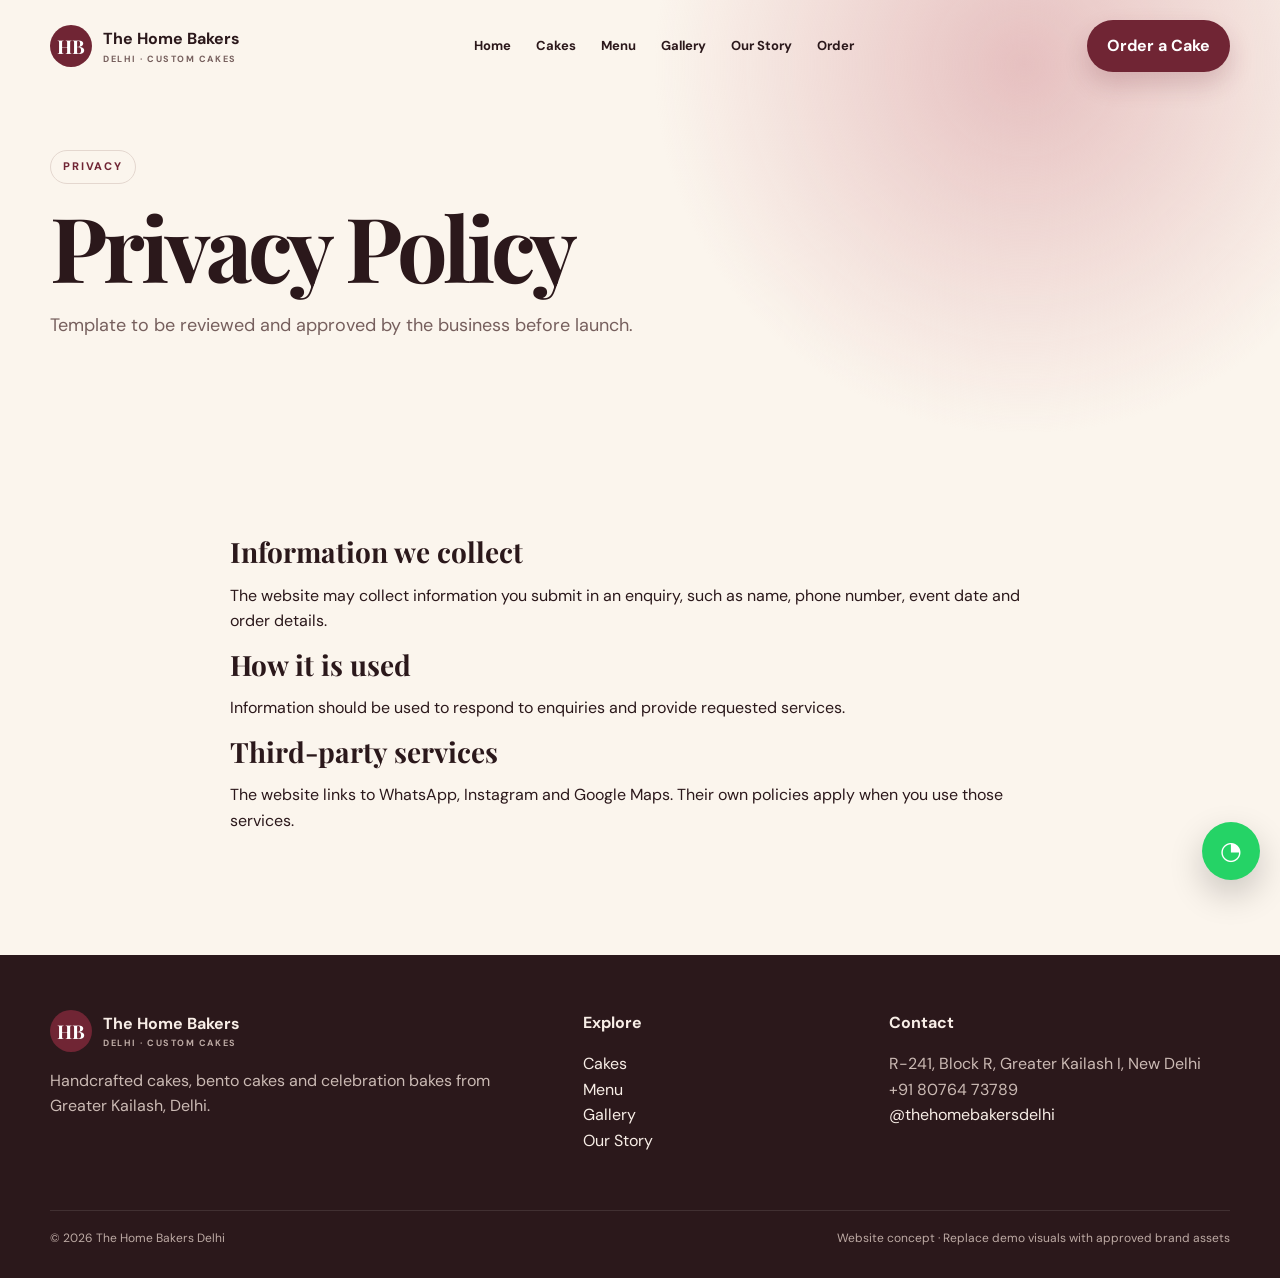
<file: privacy.html>
<!doctype html><html lang="en"><head><meta charset="utf-8"><meta name="viewport" content="width=device-width,initial-scale=1"><meta name="description" content="The Home Bakers Delhi - custom cakes and bento cakes"><title>Privacy Policy · The Home Bakers Delhi</title><link rel="stylesheet" href="styles.css"></head><body><header class="nav"><div class="container navin"><a class="brand" href="index.html"><span class="mark">HB</span><span>The Home Bakers<small>Delhi · Custom Cakes</small></span></a><button class="menu" aria-label="Menu">☰</button><nav class="links"><a href="index.html">Home</a><a href="cakes.html">Cakes</a><a href="menu.html">Menu</a><a href="gallery.html">Gallery</a><a href="about.html">Our Story</a><a href="contact.html">Order</a></nav><a class="cta" href="contact.html">Order a Cake</a></div></header><main><section class="pageHero"><div class="container"><span class="pill">Privacy</span><h1 style="margin-top:15px">Privacy Policy</h1><p>Template to be reviewed and approved by the business before launch.</p></div></section><section class="section"><div class="container" style="max-width:820px"><h3>Information we collect</h3><p>The website may collect information you submit in an enquiry, such as name, phone number, event date and order details.</p><h3>How it is used</h3><p>Information should be used to respond to enquiries and provide requested services.</p><h3>Third-party services</h3><p>The website links to WhatsApp, Instagram and Google Maps. Their own policies apply when you use those services.</p></div></section></main><footer class="footer"><div class="container footGrid"><div><a class="brand" href="index.html"><span class="mark">HB</span><span>The Home Bakers<small style="color:#bdaaa4">Delhi · Custom Cakes</small></span></a><p>Handcrafted cakes, bento cakes and celebration bakes from Greater Kailash, Delhi.</p></div><div><b>Explore</b><p><a href="cakes.html">Cakes</a><br><a href="menu.html">Menu</a><br><a href="gallery.html">Gallery</a><br><a href="about.html">Our Story</a></p></div><div><b>Contact</b><p>R-241, Block R, Greater Kailash I, New Delhi<br>+91 80764 73789<br><a href="https://www.instagram.com/thehomebakersdelhi/" target="_blank">@thehomebakersdelhi</a></p></div></div><div class="container bottom"><span>© <span data-year></span> The Home Bakers Delhi</span><span>Website concept · Replace demo visuals with approved brand assets</span></div></footer><a class="wa" data-wa aria-label="WhatsApp">◔</a><script src="script.js"></script></body></html>
</file>
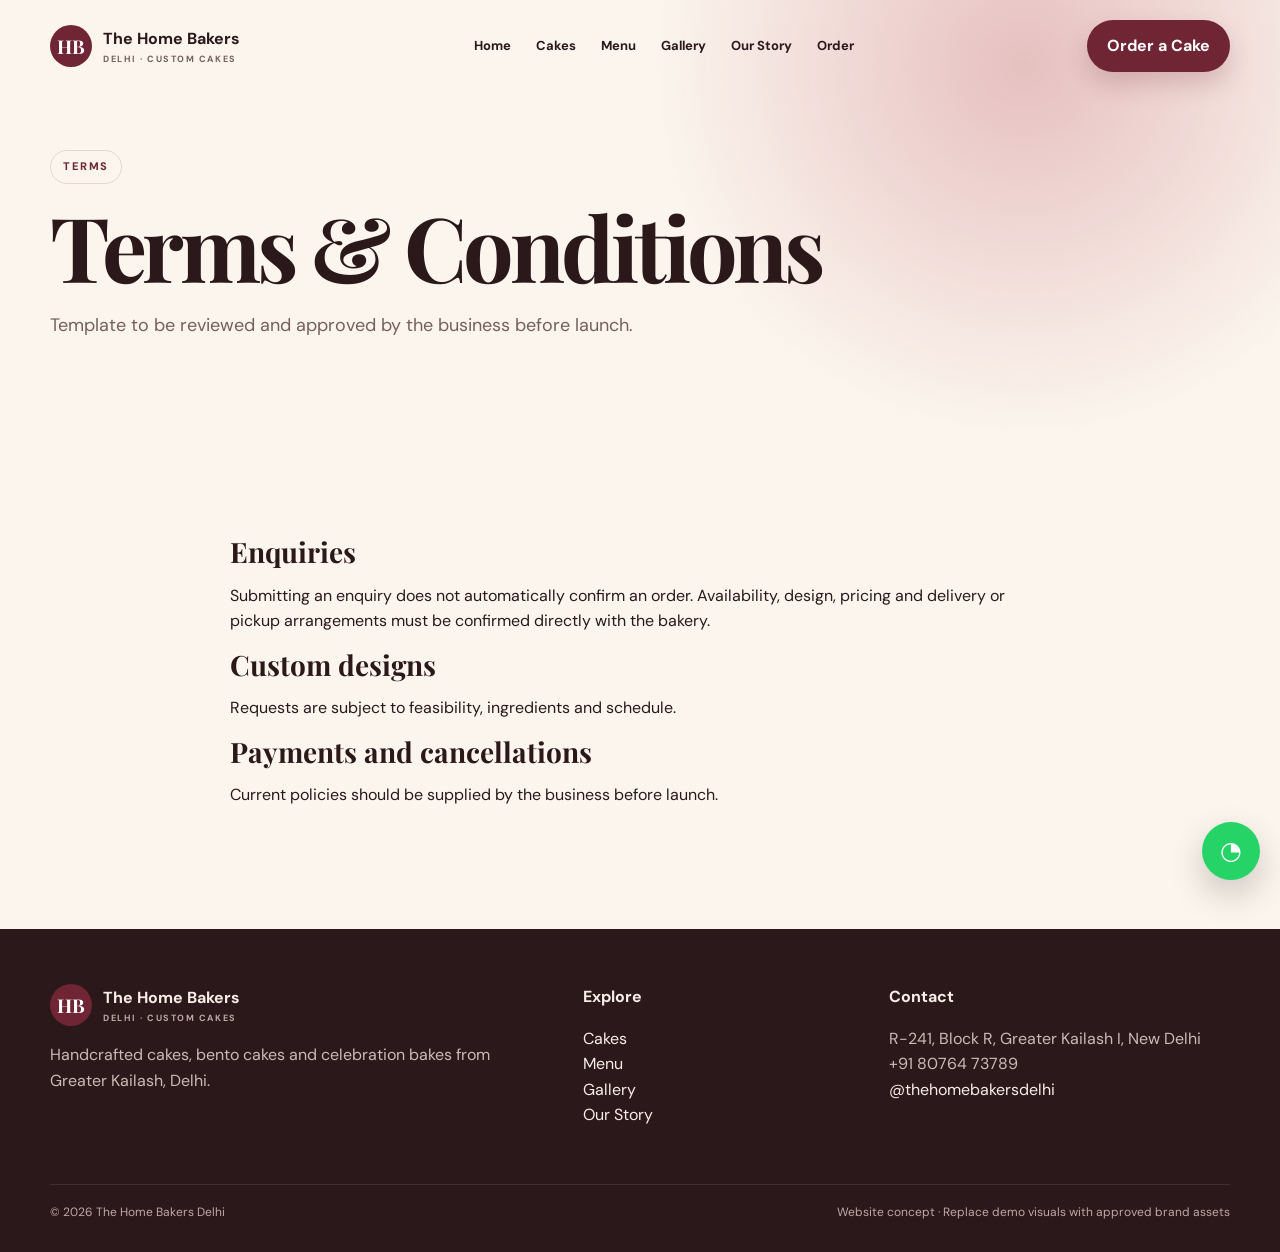
<file: terms.html>
<!doctype html><html lang="en"><head><meta charset="utf-8"><meta name="viewport" content="width=device-width,initial-scale=1"><meta name="description" content="The Home Bakers Delhi - custom cakes and bento cakes"><title>Terms · The Home Bakers Delhi</title><link rel="stylesheet" href="styles.css"></head><body><header class="nav"><div class="container navin"><a class="brand" href="index.html"><span class="mark">HB</span><span>The Home Bakers<small>Delhi · Custom Cakes</small></span></a><button class="menu" aria-label="Menu">☰</button><nav class="links"><a href="index.html">Home</a><a href="cakes.html">Cakes</a><a href="menu.html">Menu</a><a href="gallery.html">Gallery</a><a href="about.html">Our Story</a><a href="contact.html">Order</a></nav><a class="cta" href="contact.html">Order a Cake</a></div></header><main><section class="pageHero"><div class="container"><span class="pill">Terms</span><h1 style="margin-top:15px">Terms & Conditions</h1><p>Template to be reviewed and approved by the business before launch.</p></div></section><section class="section"><div class="container" style="max-width:820px"><h3>Enquiries</h3><p>Submitting an enquiry does not automatically confirm an order. Availability, design, pricing and delivery or pickup arrangements must be confirmed directly with the bakery.</p><h3>Custom designs</h3><p>Requests are subject to feasibility, ingredients and schedule.</p><h3>Payments and cancellations</h3><p>Current policies should be supplied by the business before launch.</p></div></section></main><footer class="footer"><div class="container footGrid"><div><a class="brand" href="index.html"><span class="mark">HB</span><span>The Home Bakers<small style="color:#bdaaa4">Delhi · Custom Cakes</small></span></a><p>Handcrafted cakes, bento cakes and celebration bakes from Greater Kailash, Delhi.</p></div><div><b>Explore</b><p><a href="cakes.html">Cakes</a><br><a href="menu.html">Menu</a><br><a href="gallery.html">Gallery</a><br><a href="about.html">Our Story</a></p></div><div><b>Contact</b><p>R-241, Block R, Greater Kailash I, New Delhi<br>+91 80764 73789<br><a href="https://www.instagram.com/thehomebakersdelhi/" target="_blank">@thehomebakersdelhi</a></p></div></div><div class="container bottom"><span>© <span data-year></span> The Home Bakers Delhi</span><span>Website concept · Replace demo visuals with approved brand assets</span></div></footer><a class="wa" data-wa aria-label="WhatsApp">◔</a><script src="script.js"></script></body></html>
</file>
<file: styles.css>
@import url('https://fonts.googleapis.com/css2?family=DM+Sans:wght@400;500;600;700&family=Playfair+Display:wght@500;600;700&display=swap');
:root{--ink:#2b181b;--wine:#702534;--rose:#c98687;--cream:#fbf5ed;--paper:#fffaf5;--muted:#765f5d;--gold:#b58a55;--line:#e4d7cf;--shadow:0 24px 70px #4b25231b;--max:1180px}
*{box-sizing:border-box}html{scroll-behavior:smooth}body{margin:0;background:var(--cream);color:var(--ink);font:16px/1.6 "DM Sans",sans-serif;overflow-x:hidden}a{text-decoration:none;color:inherit}button,input,select,textarea{font:inherit}.container{width:min(calc(100% - 36px),var(--max));margin:auto}.nav{position:fixed;z-index:20;top:0;left:0;right:0;padding:15px 0;transition:.25s}.nav.scrolled{background:#fbf5eddd;backdrop-filter:blur(18px);box-shadow:0 8px 30px #2b181b0d}.navin{height:62px;display:flex;align-items:center;justify-content:space-between}.brand{display:flex;align-items:center;gap:11px;font-weight:700}.mark{width:42px;height:42px;border-radius:50%;background:var(--wine);color:white;display:grid;place-items:center;font:700 19px "Playfair Display"}.brand small{display:block;text-transform:uppercase;letter-spacing:.17em;font-size:9px;color:var(--muted)}.links{display:flex;gap:25px;align-items:center;font-size:13px;font-weight:700}.links a{position:relative}.links a:after{content:"";position:absolute;left:0;right:100%;bottom:-7px;height:2px;background:var(--wine);transition:.2s}.links a:hover:after{right:0}.cta,.btn{display:inline-flex;align-items:center;justify-content:center;gap:8px;border-radius:999px;padding:13px 20px;font-weight:700;border:0;cursor:pointer}.cta,.primary{background:var(--wine);color:#fff;box-shadow:0 12px 25px #70253433}.secondary{background:#fffaf5;border:1px solid var(--line)}.menu{display:none;border:0;background:none;font-size:27px}.hero{min-height:94vh;padding:145px 0 80px;overflow:hidden;position:relative}.hero:before{content:"";position:absolute;width:680px;height:680px;right:-230px;top:30px;border-radius:50%;background:radial-gradient(circle,#e7c1c0,transparent 68%)}.heroGrid{display:grid;grid-template-columns:1fr 1fr;gap:70px;align-items:center;position:relative}.kicker,.pill{text-transform:uppercase;letter-spacing:.17em;font-size:11px;font-weight:800;color:var(--wine)}h1,h2,h3{font-family:"Playfair Display",serif;line-height:1.05;margin:0}h1{font-size:clamp(52px,7vw,91px);letter-spacing:-.045em}h2{font-size:clamp(38px,5vw,62px);letter-spacing:-.04em}h3{font-size:28px}.hero p{font-size:18px;color:var(--muted);max-width:570px;margin:25px 0 30px}.actions{display:flex;gap:12px;flex-wrap:wrap}.stats{display:flex;gap:25px;border-top:1px solid var(--line);margin-top:35px;padding-top:22px;font-size:12px;color:var(--muted)}.stats b{display:block;color:var(--ink);font-size:13px}.visual{height:560px;position:relative}.stage{position:absolute;inset:18px 0 0 38px;border-radius:50% 50% 25px 25px;background:linear-gradient(145deg,#f3d8d1,#d39da0);box-shadow:var(--shadow);overflow:hidden}.stage:after{content:"";position:absolute;inset:0;background:radial-gradient(circle at 28% 20%,#fff9 0 4%,transparent 28%),radial-gradient(circle at 72% 76%,#70253422,transparent 28%)}.cake{position:absolute;left:50%;top:52%;width:330px;height:350px;transform:translate(-50%,-50%)}.plate{position:absolute;left:5%;right:5%;bottom:8%;height:11%;border-radius:50%;background:#fff9ef;box-shadow:0 18px 28px #2b181b26}.tier{position:absolute;left:10%;right:10%;bottom:17%;height:38%;border-radius:20px 20px 32px 32px;background:linear-gradient(90deg,#efd0ca,#fff8f0,#e3b7b5)}.tier:before,.tier2:before{content:"";position:absolute;left:0;right:0;top:-13%;height:26%;border-radius:50%;background:#fff8f0}.tier2{position:absolute;left:23%;right:23%;bottom:48%;height:24%;border-radius:18px 18px 25px 25px;background:linear-gradient(90deg,#e8c1ba,#fff8f0,#dcaeaf)}.flower{position:absolute;width:38px;height:38px;border-radius:50%;background:white;box-shadow:20px 8px 0 -4px white,10px 25px 0 -5px white,-12px 20px 0 -5px white;z-index:2}.flower:after{content:"";position:absolute;left:15px;top:15px;width:10px;height:10px;border-radius:50%;background:var(--gold)}.f1{left:27%;top:37%}.f2{left:60%;top:48%;transform:scale(.75)}.f3{left:41%;top:62%;transform:scale(.55)}.tag{position:absolute;right:-6px;top:45px;background:#fffaf5;padding:17px 20px;border-radius:18px;box-shadow:var(--shadow);transform:rotate(4deg);font-size:12px;font-weight:700}.tag strong{display:block;font:24px "Playfair Display";color:var(--wine)}.section{padding:105px 0}.alt{background:#fffaf5}.head{display:flex;align-items:end;justify-content:space-between;gap:25px;margin-bottom:40px}.head p{max-width:520px;color:var(--muted);margin:0}.pill{display:inline-flex;border:1px solid var(--line);padding:7px 12px;border-radius:99px}.cards{display:grid;grid-template-columns:repeat(3,1fr);gap:18px}.card{border:1px solid var(--line);border-radius:28px;padding:27px;background:#fffaf5;transition:.25s;overflow:hidden}.card:hover{transform:translateY(-6px);box-shadow:var(--shadow)}.art{height:230px;border-radius:20px;margin-bottom:23px;background:linear-gradient(145deg,#f0d3ce,#fff7ef);position:relative;overflow:hidden}.art:nth-child(2){background:linear-gradient(145deg,#d8c0c6,#f7e6df)}.mini{position:absolute;width:150px;height:105px;left:50%;top:57%;transform:translate(-50%,-50%);border-radius:15px 15px 28px 28px;background:#fff8ef;box-shadow:0 20px 25px #2b181b18}.mini:before{content:"";position:absolute;left:0;right:0;top:-14px;height:28px;border-radius:50%;background:#fffaf5}.card p{color:var(--muted)}.link{color:var(--wine);font-weight:800;font-size:13px}.moments{display:grid;grid-template-columns:repeat(5,1fr);gap:12px}.moment{height:175px;border-radius:22px;padding:20px;display:flex;align-items:end;color:#fff;position:relative;overflow:hidden;background:linear-gradient(145deg,#702534,#9d5e64)}.moment:nth-child(2){background:#a66d5d}.moment:nth-child(3){background:#b58a55}.moment:nth-child(4){background:#81515f}.moment:nth-child(5){background:#4b2927}.moment span{font:22px "Playfair Display";position:relative;z-index:2}.story{display:grid;grid-template-columns:.9fr 1.1fr;gap:65px;align-items:center}.storyArt{height:480px;border-radius:40px;background:linear-gradient(145deg,#d7a6a5,#fff0e8);position:relative;overflow:hidden}.storyArt:after{content:"2020";position:absolute;right:-12px;bottom:-35px;font:700 170px "Playfair Display";color:#70253414}.story p{color:var(--muted);font-size:17px}.quote{border-left:3px solid var(--wine);padding-left:17px;font-weight:700;margin-top:25px}.gallery{display:grid;grid-template-columns:repeat(12,1fr);grid-auto-rows:85px;gap:12px}.g{border-radius:22px;background:linear-gradient(145deg,#f0d3ce,#fff8f0);position:relative;overflow:hidden}.g:after{content:"";position:absolute;width:55%;height:55%;left:22%;top:24%;border-radius:20px;background:linear-gradient(145deg,#fff8ef,#d39b9d);box-shadow:0 20px 25px #2b181b12;transform:rotate(-6deg)}.g:nth-child(2):after{background:linear-gradient(145deg,#fff8ef,#865047);transform:rotate(7deg)}.g:nth-child(3):after{background:linear-gradient(145deg,#fff8ef,#c39a5d);transform:rotate(-3deg)}.g:nth-child(4):after{background:linear-gradient(145deg,#fff8ef,#ad7180);transform:rotate(6deg)}.g:nth-child(5):after{background:linear-gradient(145deg,#fff8ef,#5d3530);transform:rotate(-7deg)}.g:nth-child(6):after{background:linear-gradient(145deg,#fff8ef,#b77f86);transform:rotate(4deg)}.g:nth-child(1){grid-column:span 5;grid-row:span 4}.g:nth-child(2){grid-column:span 3;grid-row:span 3}.g:nth-child(3){grid-column:span 4;grid-row:span 5}.g:nth-child(4){grid-column:span 3;grid-row:span 3}.g:nth-child(5){grid-column:span 4;grid-row:span 4}.g:nth-child(6){grid-column:span 5;grid-row:span 4}.reviews{display:grid;grid-template-columns:repeat(3,1fr);gap:18px}.review{border:1px solid var(--line);border-radius:24px;padding:28px;background:white}.review p{font:20px/1.35 "Playfair Display"}.stars{color:#a86b3c;letter-spacing:3px}.order{display:grid;grid-template-columns:.8fr 1.2fr;gap:50px}.formCard{background:white;border:1px solid var(--line);border-radius:30px;padding:30px;box-shadow:var(--shadow)}.formgrid{display:grid;grid-template-columns:1fr 1fr;gap:15px}.field{display:flex;flex-direction:column;gap:6px}.field.full{grid-column:1/-1}.field label{font-size:12px;font-weight:800}.field input,.field select,.field textarea{border:1px solid var(--line);border-radius:14px;background:#fffaf5;padding:13px;outline:0}.field textarea{min-height:120px;resize:vertical}.notice{background:#f0e0d4;border-radius:18px;padding:16px;color:#68453e;font-size:13px}.status{display:none;margin-top:13px;padding:12px;border-radius:12px;background:#edf5eb;color:#2f6135;font-size:13px}.status.show{display:block}.pageHero{padding:150px 0 75px;background:radial-gradient(circle at 80% 15%,#e6c0c0,transparent 34%),var(--cream)}.pageHero p{max-width:680px;color:var(--muted);font-size:18px}.menuList{display:grid;grid-template-columns:1fr 1fr;gap:18px}.menuItem{padding:24px;border:1px solid var(--line);border-radius:22px;background:#fffaf5;display:flex;justify-content:space-between;align-items:center;gap:18px}.menuItem p{color:var(--muted);margin:5px 0 0}.footer{background:#2b181b;color:#f8eee7;padding:55px 0 30px}.footGrid{display:grid;grid-template-columns:1.3fr .7fr .9fr;gap:40px}.footer p{color:#cbbab4}.footer a{color:#f8eee7}.bottom{border-top:1px solid #ffffff1a;margin-top:40px;padding-top:18px;color:#bdaaa4;font-size:12px;display:flex;justify-content:space-between}.wa{position:fixed;right:20px;bottom:20px;z-index:25;width:58px;height:58px;border-radius:50%;display:grid;place-items:center;background:#25d366;color:white;font-size:25px;box-shadow:0 14px 35px #0003}.menuOpen{display:flex!important}
@media(max-width:900px){.heroGrid,.story,.order{grid-template-columns:1fr}.visual{height:470px}.cards,.reviews{grid-template-columns:1fr}.moments{grid-template-columns:repeat(2,1fr)}.links{display:none;position:absolute;top:76px;left:18px;right:18px;padding:20px;background:#fffaf5;border:1px solid var(--line);border-radius:20px;box-shadow:var(--shadow);flex-direction:column;align-items:flex-start}.menu{display:block}.cta{display:none}.footGrid{grid-template-columns:1fr 1fr}}
@media(max-width:600px){.container{width:min(calc(100% - 28px),var(--max))}.hero{padding-top:125px}.visual{height:390px}.stage{inset:8px 0 0}.cake{transform:translate(-50%,-50%) scale(.78)}.tag{right:0}.section{padding:75px 0}.head{display:block}.head p{margin-top:14px}.gallery{grid-auto-rows:75px}.g:nth-child(1){grid-column:span 7}.g:nth-child(2){grid-column:span 5}.g:nth-child(3){grid-column:span 5}.g:nth-child(4){grid-column:span 7}.g:nth-child(5){grid-column:span 5}.g:nth-child(6){grid-column:span 7}.formgrid,.menuList{grid-template-columns:1fr}.field.full{grid-column:auto}.footGrid{grid-template-columns:1fr}.bottom{display:block}.bottom span{display:block;margin-top:8px}}
</file>
